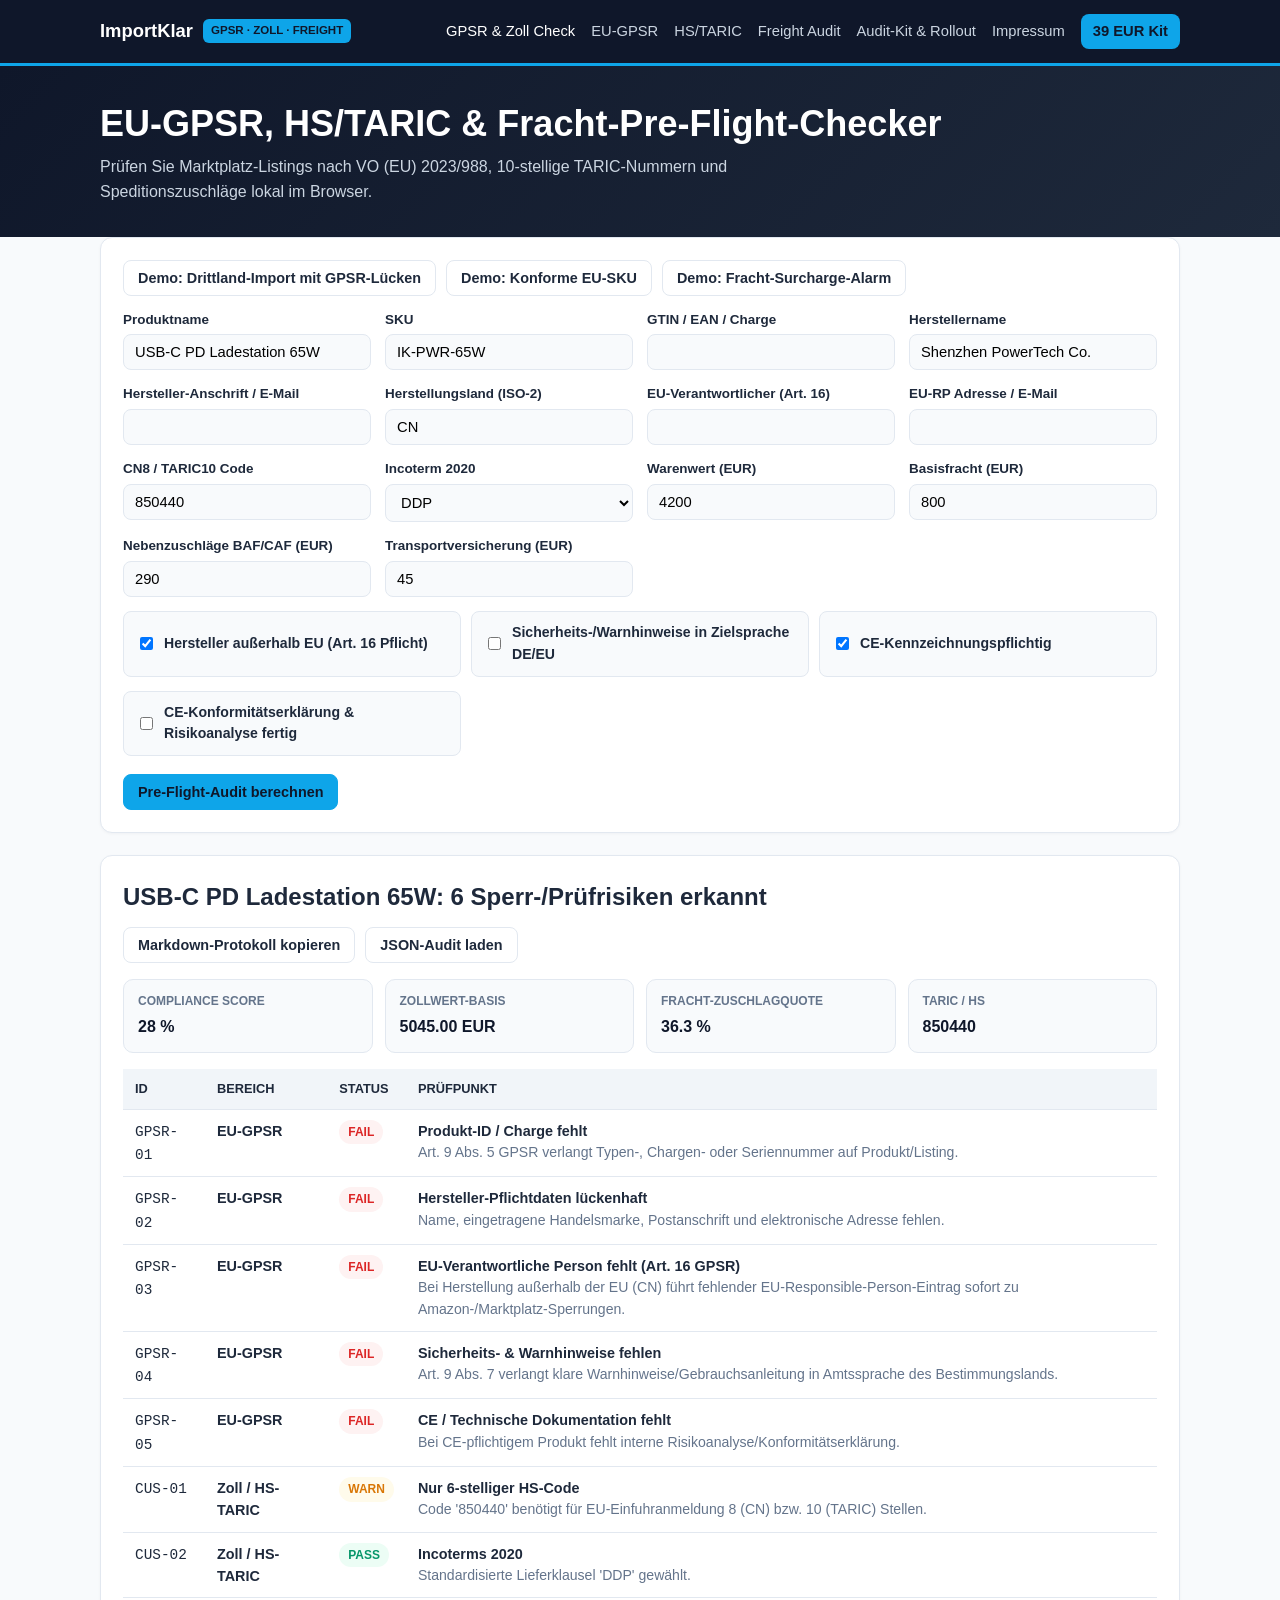
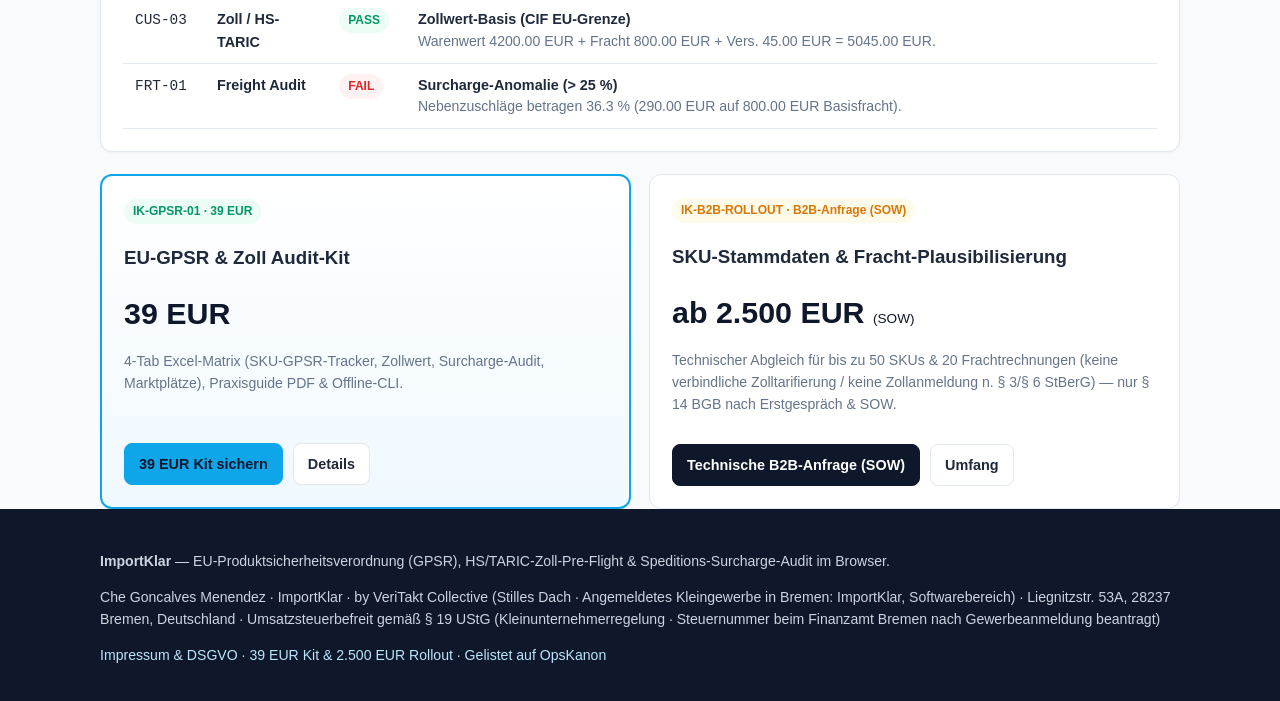
<file: index.html>
<!DOCTYPE html>
<html lang="de">
<head>
  <meta charset="utf-8" />
  <meta name="viewport" content="width=device-width, initial-scale=1" />
  <title>ImportKlar — EU-GPSR, HS/TARIC &amp; Frachtprüfer (100 % lokal)</title>
  <meta name="description" content="EU-Produktsicherheitsverordnung (GPSR), HS/TARIC-Zoll-Pre-Flight &amp; Speditions-Surcharge-Audit im Browser." />
  <link rel="canonical" href="https://cheresonanz-design.github.io/importklar-gpsr-customs/" />
  <link rel="stylesheet" href="assets/styles.css" />
  <script type="application/ld+json">{"@context": "https://schema.org", "@type": "SoftwareApplication", "name": "ImportKlar EU-GPSR & Customs Pre-Flight", "applicationCategory": "BusinessApplication", "offers": {"@type": "Offer", "price": "0", "priceCurrency": "EUR"}, "url": "https://cheresonanz-design.github.io/importklar-gpsr-customs/"}</script>
</head>
<body>
  <header class="topbar">
    <div class="container topbar-inner">
      <a class="brand-mark" href="index.html"><span>ImportKlar</span><span class="brand-badge">GPSR · ZOLL · FREIGHT</span></a>
      <nav class="nav-links" aria-label="Hauptnavigation"><a href="index.html" class="active">GPSR & Zoll Check</a>
<a href="gpsr-check/" class="">EU-GPSR</a>
<a href="hs-taric-audit/" class="">HS/TARIC</a>
<a href="frachtrechnung-pruefen/" class="">Freight Audit</a>
<a href="pro/" class="">Audit-Kit & Rollout</a>
<a href="legal/" class="">Impressum</a><a href="pro/" class="nav-cta">39 EUR Kit</a></nav>
    </div>
  </header>
  
  <section class="hero"><div class="container"><h1>EU-GPSR, HS/TARIC &amp; Fracht-Pre-Flight-Checker</h1><p>Prüfen Sie Marktplatz-Listings nach VO (EU) 2023/988, 10-stellige TARIC-Nummern und Speditionszuschläge lokal im Browser.</p></div></section>
  <main class="container">
    <div class="card">
      <div class="btn-row" style="margin-top:0;margin-bottom:14px;">
        <button type="button" class="btn" id="sampleGapBtn">Demo: Drittland-Import mit GPSR-Lücken</button>
        <button type="button" class="btn" id="sampleOkBtn">Demo: Konforme EU-SKU</button>
        <button type="button" class="btn" id="sampleFrtBtn">Demo: Fracht-Surcharge-Alarm</button>
      </div>
      <div class="form-grid">
        <div><label for="prodName">Produktname</label><input type="text" id="prodName" /></div>
        <div><label for="skuInput">SKU</label><input type="text" id="skuInput" /></div>
        <div><label for="gtinInput">GTIN / EAN / Charge</label><input type="text" id="gtinInput" /></div>
        <div><label for="mfgName">Herstellername</label><input type="text" id="mfgName" /></div>
        <div><label for="mfgContact">Hersteller-Anschrift / E-Mail</label><input type="text" id="mfgContact" /></div>
        <div><label for="mfgCountry">Herstellungsland (ISO-2)</label><input type="text" id="mfgCountry" /></div>
        <div><label for="euRpName">EU-Verantwortlicher (Art. 16)</label><input type="text" id="euRpName" /></div>
        <div><label for="euRpContact">EU-RP Adresse / E-Mail</label><input type="text" id="euRpContact" /></div>
        <div><label for="hsCodeInput">CN8 / TARIC10 Code</label><input type="text" id="hsCodeInput" /></div>
        <div><label for="incotermSelect">Incoterm 2020</label>
          <select id="incotermSelect"><option value="DDP">DDP</option><option value="DAP">DAP</option><option value="CIF">CIF</option><option value="FOB">FOB</option><option value="EXW">EXW</option><option value="FCA">FCA</option></select>
        </div>
        <div><label for="goodsEur">Warenwert (EUR)</label><input type="number" id="goodsEur" /></div>
        <div><label for="freightEur">Basisfracht (EUR)</label><input type="number" id="freightEur" /></div>
        <div><label for="surchargeEur">Nebenzuschläge BAF/CAF (EUR)</label><input type="number" id="surchargeEur" /></div>
        <div><label for="insEur">Transportversicherung (EUR)</label><input type="number" id="insEur" /></div>
      </div>
      <div class="checks-grid">
        <label class="check-item"><input type="checkbox" id="nonEuCheck" /> Hersteller außerhalb EU (Art. 16 Pflicht)</label>
        <label class="check-item"><input type="checkbox" id="safetyCheck" /> Sicherheits-/Warnhinweise in Zielsprache DE/EU</label>
        <label class="check-item"><input type="checkbox" id="ceReqCheck" /> CE-Kennzeichnungspflichtig</label>
        <label class="check-item"><input type="checkbox" id="ceDocsCheck" /> CE-Konformitätserklärung &amp; Risikoanalyse fertig</label>
      </div>
      <div class="btn-row"><button type="button" class="btn btn-primary" id="runCheckBtn">Pre-Flight-Audit berechnen</button></div>
    </div>

    <div id="resultCard" class="card hidden">
      <div style="display:flex;flex-wrap:wrap;justify-content:space-between;align-items:center;gap:12px;">
        <h2 id="resultHeadline" style="margin:0;">Ergebnis</h2>
        <div class="btn-row" style="margin:0;"><button type="button" class="btn" id="copyMdBtn">Markdown-Protokoll kopieren</button><button type="button" class="btn" id="dlJsonBtn">JSON-Audit laden</button></div>
      </div>
      <div class="kpi-grid">
        <div class="kpi-box"><div class="kpi-label">Compliance Score</div><div class="kpi-val" id="scoreKpi">-</div></div>
        <div class="kpi-box"><div class="kpi-label">Zollwert-Basis</div><div class="kpi-val" id="customsKpi">-</div></div>
        <div class="kpi-box"><div class="kpi-label">Fracht-Zuschlagquote</div><div class="kpi-val" id="freightKpi">-</div></div>
        <div class="kpi-box"><div class="kpi-label">TARIC / HS</div><div class="kpi-val" id="hsKpi">-</div></div>
      </div>
      <div class="table-wrap"><table><thead><tr><th>ID</th><th>Bereich</th><th>Status</th><th>Prüfpunkt</th></tr></thead><tbody id="checksBody"></tbody></table></div>
    </div>

    <div class="pricing-grid">
      <div class="offer-card highlight"><div><span class="badge badge-pass">IK-GPSR-01 · 39 EUR</span><h3>EU-GPSR &amp; Zoll Audit-Kit</h3><div class="offer-price">39 EUR</div><p class="muted">4-Tab Excel-Matrix (SKU-GPSR-Tracker, Zollwert, Surcharge-Audit, Marktplätze), Praxisguide PDF &amp; Offline-CLI.</p></div><div class="btn-row"><a href="https://payhip.com/b/vprOg" class="btn btn-primary">39 EUR Kit sichern</a><a href="pro/" class="btn">Details</a></div></div>
      <div class="offer-card"><div><span class="badge badge-warn">IK-B2B-ROLLOUT · B2B-Anfrage (SOW)</span><h3>SKU-Stammdaten &amp; Fracht-Plausibilisierung</h3><div class="offer-price">ab 2.500 EUR <span style="font-size:0.85rem;font-weight:500;">(SOW)</span></div><p class="muted">Technischer Abgleich für bis zu 50 SKUs &amp; 20 Frachtrechnungen (keine verbindliche Zolltarifierung / keine Zollanmeldung n. § 3/§ 6 StBerG) — nur § 14 BGB nach Erstgespräch &amp; SOW.</p></div><div class="btn-row"><a href="mailto:che.resonanz@gmail.com?subject=Anfrage%20ImportKlar%20SKU%20%26%20Freight%20Rollout%20%282.500%20EUR%29" class="btn btn-dark">Technische B2B-Anfrage (SOW)</a><a href="pro/" class="btn">Umfang</a></div></div>
    </div>
  </main>
  <footer class="footer">
    <div class="container">
      <p><strong>ImportKlar</strong> — EU-Produktsicherheitsverordnung (GPSR), HS/TARIC-Zoll-Pre-Flight &amp; Speditions-Surcharge-Audit im Browser.</p>
      <p>Che Goncalves Menendez · ImportKlar · by VeriTakt Collective (Stilles Dach · Angemeldetes Kleingewerbe in Bremen: ImportKlar, Softwarebereich) · Liegnitzstr. 53A, 28237 Bremen, Deutschland · Umsatzsteuerbefreit gemäß § 19 UStG (Kleinunternehmerregelung · Steuernummer beim Finanzamt Bremen nach Gewerbeanmeldung beantragt)</p>
      <p><a href="legal/">Impressum &amp; DSGVO</a> · <a href="pro/">39 EUR Kit &amp; 2.500 EUR Rollout</a> · <a href="https://cheresonanz-design.github.io/opskanon-directory/" target="_blank" rel="noopener">Gelistet auf OpsKanon</a></p>
    </div>
  </footer>
  <script src="assets/importklar_engine.js"></script><script src="assets/app.js"></script>
</body>
</html>
</file>
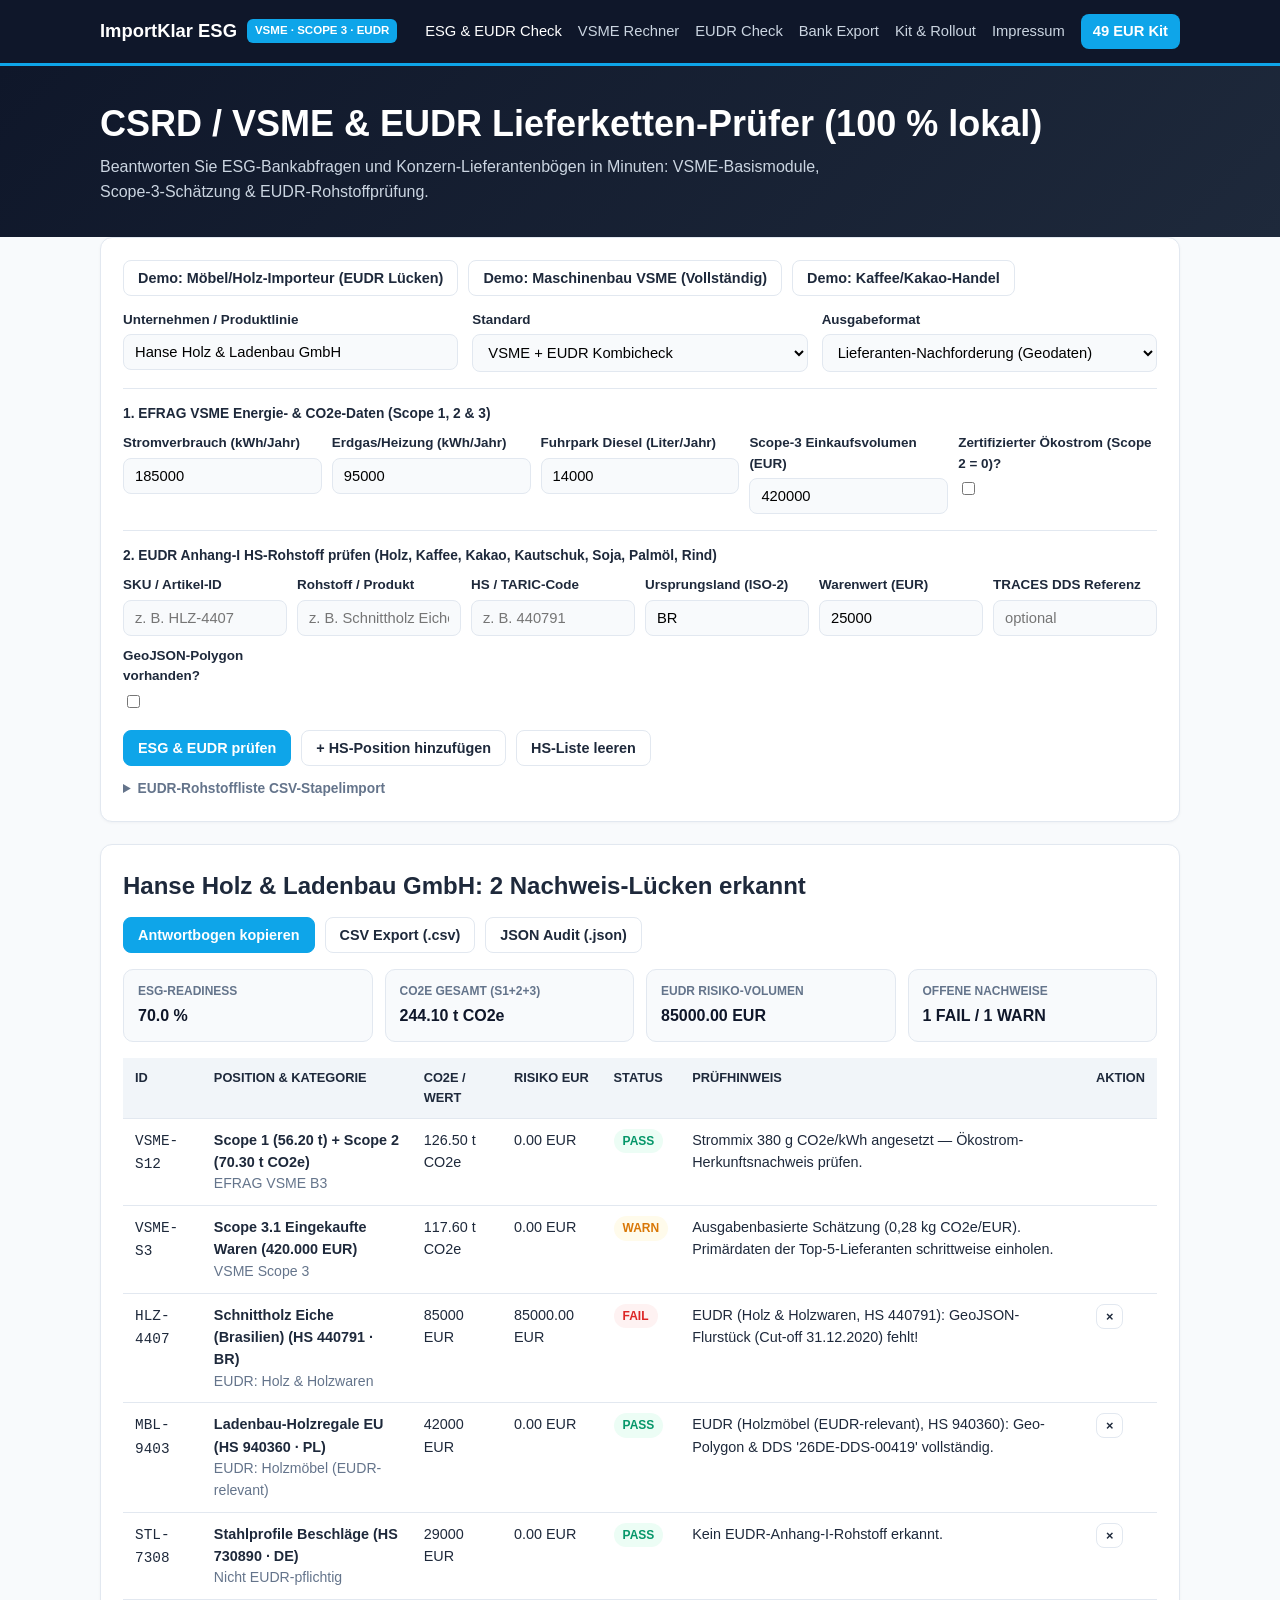
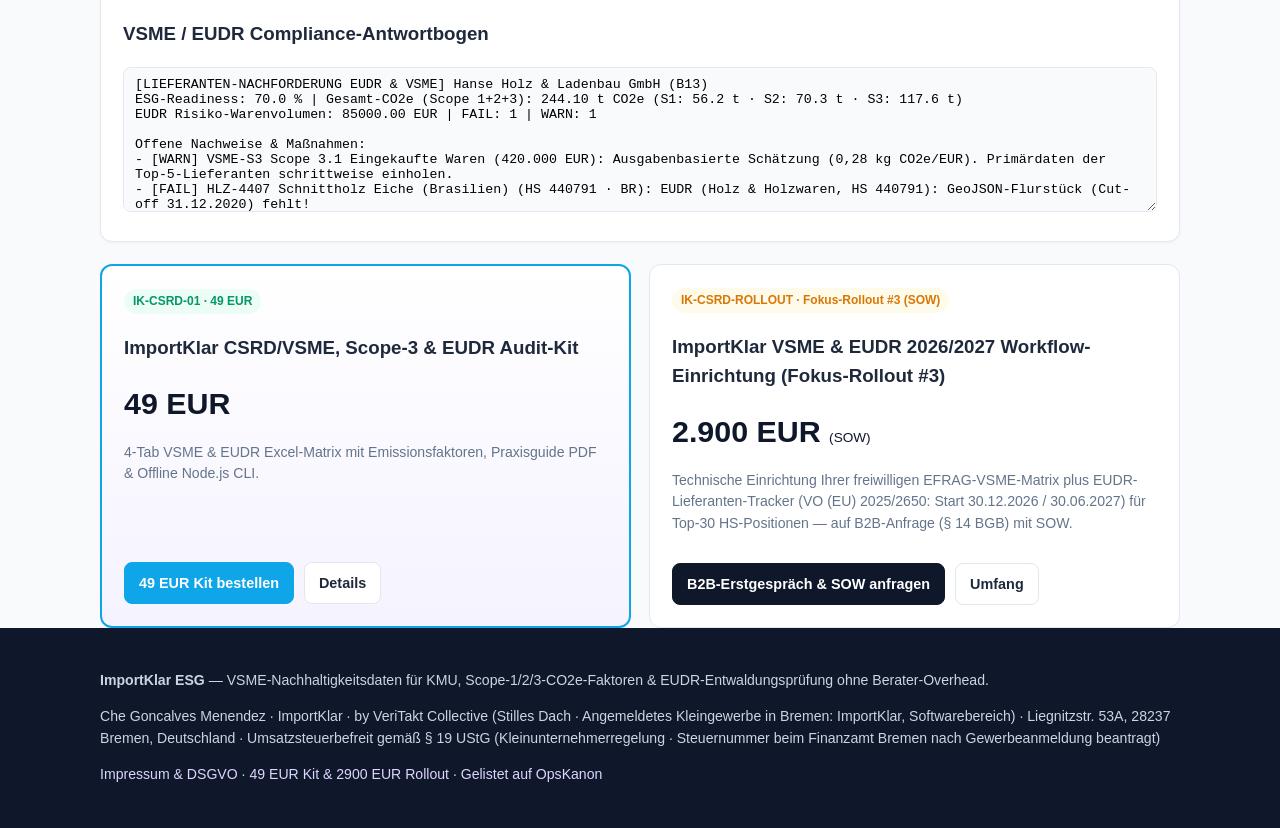
<file: csrd-eudr/index.html>
<!DOCTYPE html>
<html lang="de">
<head>
  <meta charset="utf-8" />
  <meta name="viewport" content="width=device-width, initial-scale=1" />
  <title>ImportKlar ESG — VSME-CO2-Rechner &amp; EUDR Due-Diligence-Check (100 % lokal)</title>
  <meta name="description" content="VSME-Nachhaltigkeitsdaten für KMU, Scope-1/2/3-CO2e-Faktoren &amp; EUDR-Entwaldungsprüfung ohne Berater-Overhead." />
  <link rel="canonical" href="https://cheresonanz-design.github.io/importklar-gpsr-customs/csrd-eudr/" />
  <link rel="stylesheet" href="assets/styles.css" />
  <script type="application/ld+json">{"@context": "https://schema.org", "@type": "SoftwareApplication", "name": "ImportKlar ESG", "applicationCategory": "BusinessApplication", "offers": {"@type": "Offer", "price": "0", "priceCurrency": "EUR"}, "url": "https://cheresonanz-design.github.io/importklar-gpsr-customs/csrd-eudr/"}</script>
</head>
<body>
  <header class="topbar">
    <div class="container topbar-inner">
      <a class="brand-mark" href="index.html"><span>ImportKlar ESG</span><span class="brand-badge">VSME · SCOPE 3 · EUDR</span></a>
      <nav class="nav-links" aria-label="Hauptnavigation"><a href="index.html" class="active">ESG &amp; EUDR Check</a>
<a href="vsme-co2-rechner/" class="">VSME Rechner</a>
<a href="eudr-due-diligence/" class="">EUDR Check</a>
<a href="bank-esg-export/" class="">Bank Export</a>
<a href="pro/" class="">Kit &amp; Rollout</a>
<a href="legal/" class="">Impressum</a><a href="pro/" class="nav-cta">49 EUR Kit</a></nav>
    </div>
  </header>
  
  <section class="hero"><div class="container"><h1>CSRD / VSME &amp; EUDR Lieferketten-Prüfer (100 % lokal)</h1><p>Beantworten Sie ESG-Bankabfragen und Konzern-Lieferantenbögen in Minuten: VSME-Basismodule, Scope-3-Schätzung &amp; EUDR-Rohstoffprüfung.</p></div></section>
  <main class="container">
    <div class="card">
      <div class="btn-row" style="margin-top:0;margin-bottom:14px;">
        <button type="button" class="btn" id="sample1Btn">Demo: Möbel/Holz-Importeur (EUDR Lücken)</button>
        <button type="button" class="btn" id="sample2Btn">Demo: Maschinenbau VSME (Vollständig)</button>
        <button type="button" class="btn" id="sample3Btn">Demo: Kaffee/Kakao-Handel</button>
      </div>
      <div class="form-grid">
        <div><label for="profileInput">Unternehmen / Produktlinie</label><input type="text" id="profileInput" /></div>
        <div><label for="modeSelect">Standard</label><select id="modeSelect"><option value="vsme_eudr">VSME + EUDR Kombicheck</option><option value="vsme">EFRAG VSME Basismodul</option><option value="eudr">EU-Entwaldungsverordnung (EUDR)</option></select></div>
        <div><label for="toneSelect">Ausgabeformat</label><select id="toneSelect"><option value="executive">Bank-/Konzern-Antwortbogen</option><option value="streng">Lieferanten-Nachforderung (Geodaten)</option></select></div>
      </div>

      <div class="divider-top">
        <div style="font-size:0.86rem;font-weight:700;margin-bottom:8px;">1. EFRAG VSME Energie- &amp; CO2e-Daten (Scope 1, 2 &amp; 3)</div>
        <div class="inline-grid">
          <div><label for="elecInput">Stromverbrauch (kWh/Jahr)</label><input type="number" id="elecInput" value="185000" min="0" /></div>
          <div><label for="gasInput">Erdgas/Heizung (kWh/Jahr)</label><input type="number" id="gasInput" value="95000" min="0" /></div>
          <div><label for="dieselInput">Fuhrpark Diesel (Liter/Jahr)</label><input type="number" id="dieselInput" value="14000" min="0" /></div>
          <div><label for="scope3Input">Scope-3 Einkaufsvolumen (EUR)</label><input type="number" id="scope3Input" value="420000" min="0" /></div>
          <div><label for="greenPowerCheck">Zertifizierter Ökostrom (Scope 2 = 0)?</label><input type="checkbox" id="greenPowerCheck" /></div>
        </div>
      </div>

      <div class="divider-top">
        <div style="font-size:0.86rem;font-weight:700;margin-bottom:8px;">2. EUDR Anhang-I HS-Rohstoff prüfen (Holz, Kaffee, Kakao, Kautschuk, Soja, Palmöl, Rind)</div>
        <div class="inline-grid">
          <div><label for="comSkuInput">SKU / Artikel-ID</label><input type="text" id="comSkuInput" placeholder="z. B. HLZ-4407" /></div>
          <div><label for="comLabelInput">Rohstoff / Produkt</label><input type="text" id="comLabelInput" placeholder="z. B. Schnittholz Eiche" /></div>
          <div><label for="comHsInput">HS / TARIC-Code</label><input type="text" id="comHsInput" placeholder="z. B. 440791" /></div>
          <div><label for="comOriginInput">Ursprungsland (ISO-2)</label><input type="text" id="comOriginInput" value="BR" /></div>
          <div><label for="comVolInput">Warenwert (EUR)</label><input type="number" id="comVolInput" value="25000" min="0" /></div>
          <div><label for="comDdsInput">TRACES DDS Referenz</label><input type="text" id="comDdsInput" placeholder="optional" /></div>
          <div><label for="comGeoCheck">GeoJSON-Polygon vorhanden?</label><input type="checkbox" id="comGeoCheck" /></div>
        </div>
        <div class="btn-row">
          <button type="button" class="btn btn-primary" id="runCheckBtn">ESG &amp; EUDR prüfen</button>
          <button type="button" class="btn" id="addCommodityBtn">+ HS-Position hinzufügen</button>
          <button type="button" class="btn" id="clearItemsBtn">HS-Liste leeren</button>
        </div>
      </div>

      <details style="margin-top:12px;">
        <summary style="cursor:pointer;font-size:0.86rem;font-weight:700;color:var(--slate-500);">EUDR-Rohstoffliste CSV-Stapelimport</summary>
        <p class="muted" style="margin:6px 0 8px;">Format: <code>SKU;Bezeichnung;HS_Code;Ursprung;Warenwert_EUR;GeoJSON_OK;TRACES_DDS</code></p>
        <textarea id="batchCsvInput" aria-label="CSV Stapelimport"></textarea>
        <div class="btn-row"><button type="button" class="btn" id="applyCsvBtn">CSV übernehmen &amp; prüfen</button></div>
      </details>
    </div>

    <div id="resultCard" class="card hidden">
      <div style="display:flex;flex-wrap:wrap;justify-content:space-between;align-items:center;gap:12px;">
        <h2 id="resultHeadline" style="margin:0;">Ergebnis</h2>
        <div class="btn-row" style="margin:0;">
          <button type="button" class="btn btn-primary" id="copyActionBtn">Antwortbogen kopieren</button>
          <button type="button" class="btn" id="dlCsvBtn">CSV Export (.csv)</button>
          <button type="button" class="btn" id="dlJsonBtn">JSON Audit (.json)</button>
        </div>
      </div>
      <div class="kpi-grid">
        <div class="kpi-box"><div class="kpi-label">ESG-Readiness</div><div class="kpi-val" id="kpi1Val">-</div></div>
        <div class="kpi-box"><div class="kpi-label">CO2e gesamt (S1+2+3)</div><div class="kpi-val" id="kpi2Val">-</div></div>
        <div class="kpi-box"><div class="kpi-label">EUDR Risiko-Volumen</div><div class="kpi-val" id="kpi3Val">-</div></div>
        <div class="kpi-box"><div class="kpi-label">Offene Nachweise</div><div class="kpi-val" id="kpi4Val">-</div></div>
      </div>
      <div class="table-wrap"><table><thead><tr><th>ID</th><th>Position &amp; Kategorie</th><th>CO2e / Wert</th><th>Risiko EUR</th><th>Status</th><th>Prüfhinweis</th><th>Aktion</th></tr></thead><tbody id="entriesBody"></tbody></table></div>
      <h3>VSME / EUDR Compliance-Antwortbogen</h3>
      <textarea id="actionBox" readonly aria-label="ESG Antwortbogen"></textarea>
    </div>

    <div class="pricing-grid">
      <div class="offer-card highlight"><div><span class="badge badge-pass">IK-CSRD-01 · 49 EUR</span><h3>ImportKlar CSRD/VSME, Scope-3 &amp; EUDR Audit-Kit</h3><div class="offer-price">49 EUR</div><p class="muted">4-Tab VSME &amp; EUDR Excel-Matrix mit Emissionsfaktoren, Praxisguide PDF &amp; Offline Node.js CLI.</p></div><div class="btn-row"><a href="https://payhip.com/b/tTvz6" class="btn btn-primary" target="_blank" rel="noopener">49 EUR Kit bestellen</a><a href="pro/" class="btn">Details</a></div></div>
      <div class="offer-card"><div><span class="badge badge-warn">IK-CSRD-ROLLOUT · Fokus-Rollout #3 (SOW)</span><h3>ImportKlar VSME &amp; EUDR 2026/2027 Workflow-Einrichtung (Fokus-Rollout #3)</h3><div class="offer-price">2.900 EUR <span style="font-size:0.85rem;font-weight:500;">(SOW)</span></div><p class="muted">Technische Einrichtung Ihrer freiwilligen EFRAG-VSME-Matrix plus EUDR-Lieferanten-Tracker (VO (EU) 2025/2650: Start 30.12.2026 / 30.06.2027) für Top-30 HS-Positionen — auf B2B-Anfrage (§ 14 BGB) mit SOW.</p></div><div class="btn-row"><a href="mailto:che.resonanz@gmail.com?subject=Anfrage%20ImportKlar%20VSME%20%26%20EUDR%202026/2027%20Workflow-Einrichtung%20%28Fokus-Rollout%20%233%29%20%282900%20EUR%29" class="btn btn-dark">B2B-Erstgespräch &amp; SOW anfragen</a><a href="pro/" class="btn">Umfang</a></div></div>
    </div>
  </main>
  <footer class="footer">
    <div class="container">
      <p><strong>ImportKlar ESG</strong> — VSME-Nachhaltigkeitsdaten für KMU, Scope-1/2/3-CO2e-Faktoren &amp; EUDR-Entwaldungsprüfung ohne Berater-Overhead.</p>
      <p>Che Goncalves Menendez · ImportKlar · by VeriTakt Collective (Stilles Dach · Angemeldetes Kleingewerbe in Bremen: ImportKlar, Softwarebereich) · Liegnitzstr. 53A, 28237 Bremen, Deutschland · Umsatzsteuerbefreit gemäß § 19 UStG (Kleinunternehmerregelung · Steuernummer beim Finanzamt Bremen nach Gewerbeanmeldung beantragt)</p>
      <p><a href="legal/">Impressum &amp; DSGVO</a> · <a href="pro/">49 EUR Kit &amp; 2900 EUR Rollout</a> · <a href="https://cheresonanz-design.github.io/opskanon-directory/" target="_blank" rel="noopener">Gelistet auf OpsKanon</a></p>
    </div>
  </footer>
  <script src="assets/csrd_eudr_engine.js"></script><script src="assets/app.js"></script>
</body>
</html>
</file>
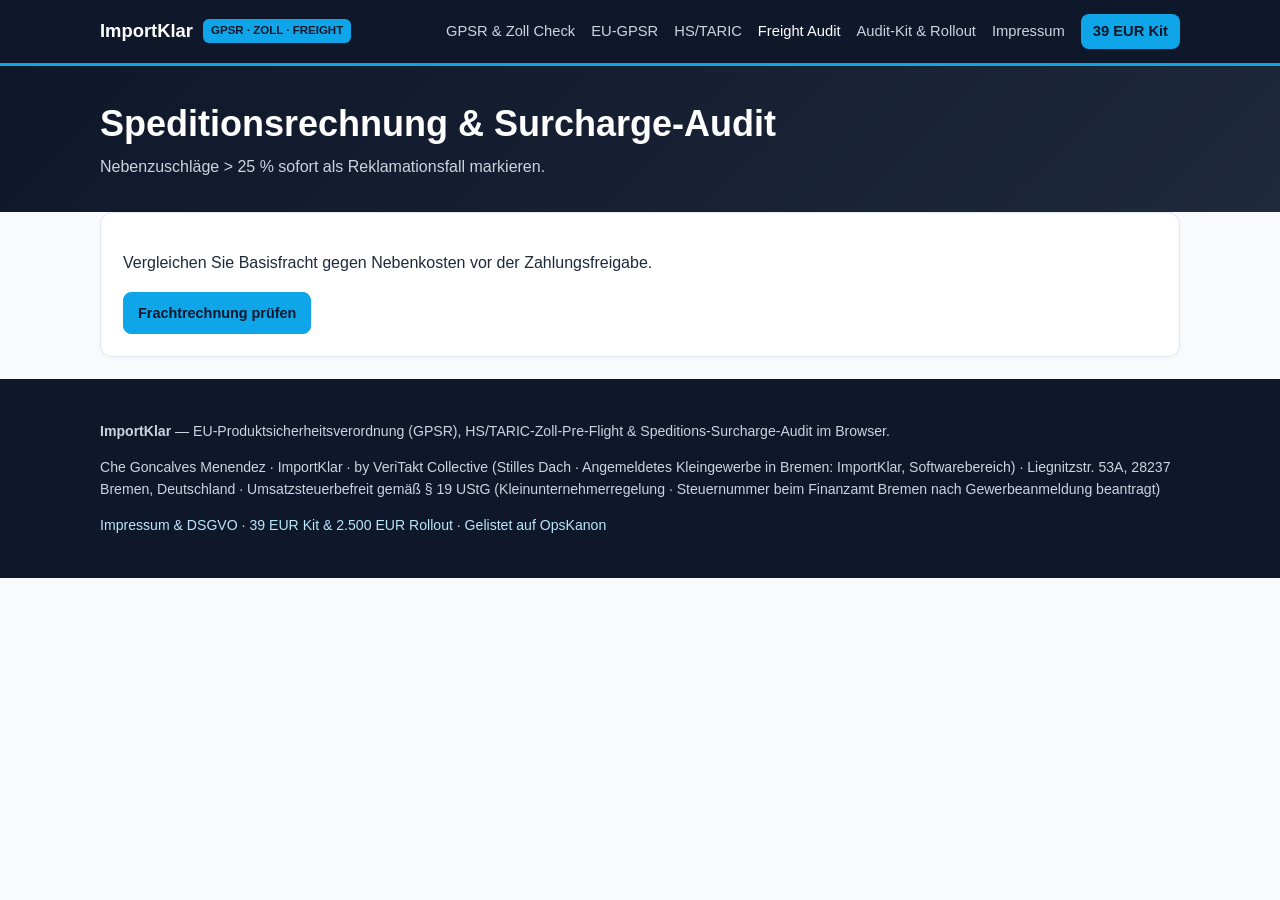
<file: frachtrechnung-pruefen/index.html>
<!DOCTYPE html>
<html lang="de">
<head>
  <meta charset="utf-8" />
  <meta name="viewport" content="width=device-width, initial-scale=1" />
  <title>Freight Audit &amp; Surcharge-Check — ImportKlar</title>
  <meta name="description" content="Erkennen Sie überhöhte BAF-, CAF- &amp; Demurrage-Zuschläge auf Speditionsrechnungen." />
  <link rel="canonical" href="https://cheresonanz-design.github.io/importklar-gpsr-customs/frachtrechnung-pruefen/" />
  <link rel="stylesheet" href="../assets/styles.css" />
  
</head>
<body>
  <header class="topbar">
    <div class="container topbar-inner">
      <a class="brand-mark" href="../index.html"><span>ImportKlar</span><span class="brand-badge">GPSR · ZOLL · FREIGHT</span></a>
      <nav class="nav-links" aria-label="Hauptnavigation"><a href="../index.html" class="">GPSR & Zoll Check</a>
<a href="../gpsr-check/" class="">EU-GPSR</a>
<a href="../hs-taric-audit/" class="">HS/TARIC</a>
<a href="../frachtrechnung-pruefen/" class="active">Freight Audit</a>
<a href="../pro/" class="">Audit-Kit & Rollout</a>
<a href="../legal/" class="">Impressum</a><a href="../pro/" class="nav-cta">39 EUR Kit</a></nav>
    </div>
  </header>
  <section class="hero"><div class="container"><h1>Speditionsrechnung &amp; Surcharge-Audit</h1><p>Nebenzuschläge &gt; 25 % sofort als Reklamationsfall markieren.</p></div></section><main class="container"><div class="card"><p>Vergleichen Sie Basisfracht gegen Nebenkosten vor der Zahlungsfreigabe.</p><div class="btn-row"><a href="../index.html" class="btn btn-primary">Frachtrechnung prüfen</a></div></div></main>
  <footer class="footer">
    <div class="container">
      <p><strong>ImportKlar</strong> — EU-Produktsicherheitsverordnung (GPSR), HS/TARIC-Zoll-Pre-Flight &amp; Speditions-Surcharge-Audit im Browser.</p>
      <p>Che Goncalves Menendez · ImportKlar · by VeriTakt Collective (Stilles Dach · Angemeldetes Kleingewerbe in Bremen: ImportKlar, Softwarebereich) · Liegnitzstr. 53A, 28237 Bremen, Deutschland · Umsatzsteuerbefreit gemäß § 19 UStG (Kleinunternehmerregelung · Steuernummer beim Finanzamt Bremen nach Gewerbeanmeldung beantragt)</p>
      <p><a href="../legal/">Impressum &amp; DSGVO</a> · <a href="../pro/">39 EUR Kit &amp; 2.500 EUR Rollout</a> · <a href="https://cheresonanz-design.github.io/opskanon-directory/" target="_blank" rel="noopener">Gelistet auf OpsKanon</a></p>
    </div>
  </footer>
  
</body>
</html>
</file>
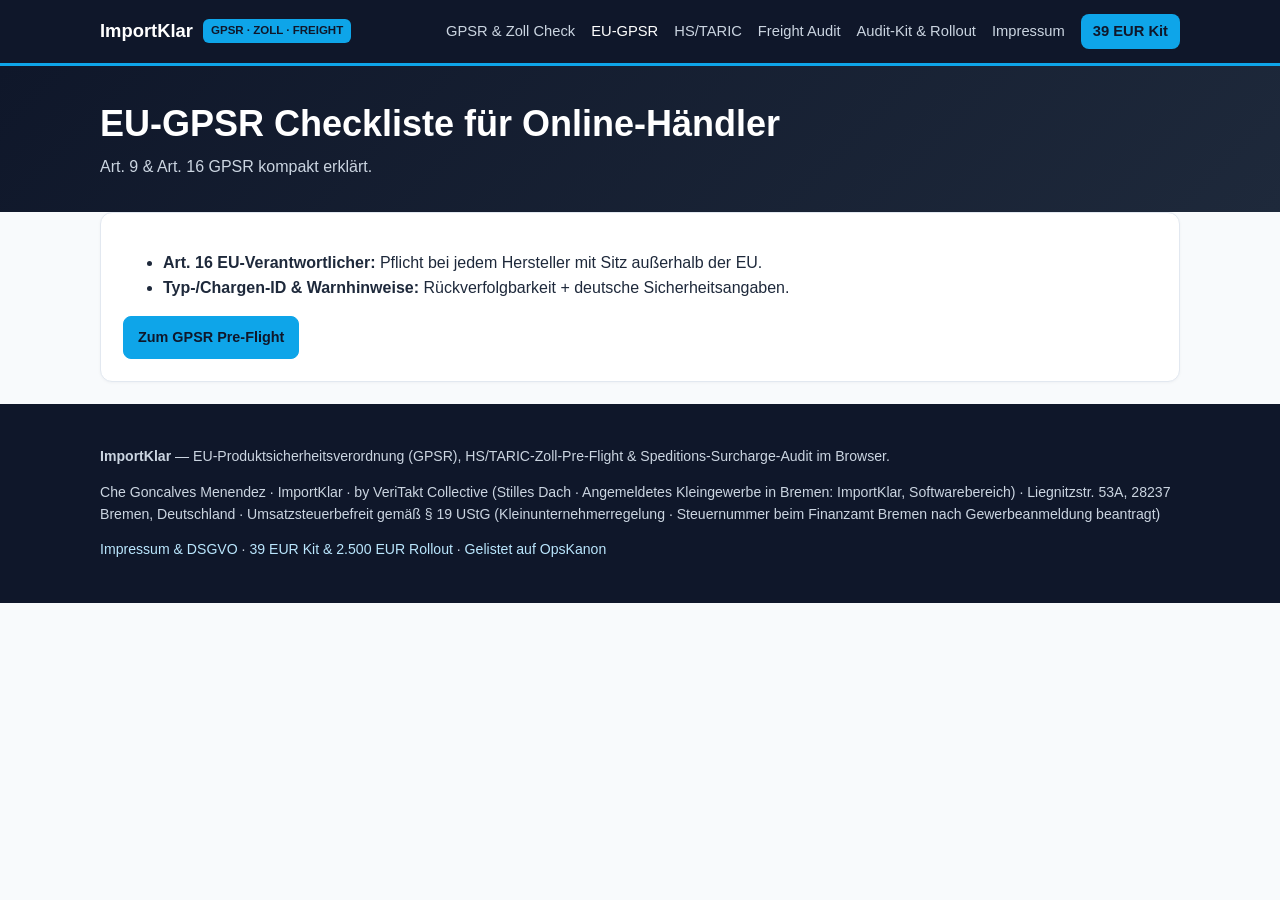
<file: gpsr-check/index.html>
<!DOCTYPE html>
<html lang="de">
<head>
  <meta charset="utf-8" />
  <meta name="viewport" content="width=device-width, initial-scale=1" />
  <title>EU-GPSR Pflichtfelder &amp; Art. 16 Check — ImportKlar</title>
  <meta name="description" content="Vermeiden Sie Amazon- und Marktplatz-Sperrungen nach EU-Produktsicherheitsverordnung (GPSR)." />
  <link rel="canonical" href="https://cheresonanz-design.github.io/importklar-gpsr-customs/gpsr-check/" />
  <link rel="stylesheet" href="../assets/styles.css" />
  
</head>
<body>
  <header class="topbar">
    <div class="container topbar-inner">
      <a class="brand-mark" href="../index.html"><span>ImportKlar</span><span class="brand-badge">GPSR · ZOLL · FREIGHT</span></a>
      <nav class="nav-links" aria-label="Hauptnavigation"><a href="../index.html" class="">GPSR & Zoll Check</a>
<a href="../gpsr-check/" class="active">EU-GPSR</a>
<a href="../hs-taric-audit/" class="">HS/TARIC</a>
<a href="../frachtrechnung-pruefen/" class="">Freight Audit</a>
<a href="../pro/" class="">Audit-Kit & Rollout</a>
<a href="../legal/" class="">Impressum</a><a href="../pro/" class="nav-cta">39 EUR Kit</a></nav>
    </div>
  </header>
  <section class="hero"><div class="container"><h1>EU-GPSR Checkliste für Online-Händler</h1><p>Art. 9 &amp; Art. 16 GPSR kompakt erklärt.</p></div></section><main class="container"><div class="card"><ul><li><strong>Art. 16 EU-Verantwortlicher:</strong> Pflicht bei jedem Hersteller mit Sitz außerhalb der EU.</li><li><strong>Typ-/Chargen-ID &amp; Warnhinweise:</strong> Rückverfolgbarkeit + deutsche Sicherheitsangaben.</li></ul><div class="btn-row"><a href="../index.html" class="btn btn-primary">Zum GPSR Pre-Flight</a></div></div></main>
  <footer class="footer">
    <div class="container">
      <p><strong>ImportKlar</strong> — EU-Produktsicherheitsverordnung (GPSR), HS/TARIC-Zoll-Pre-Flight &amp; Speditions-Surcharge-Audit im Browser.</p>
      <p>Che Goncalves Menendez · ImportKlar · by VeriTakt Collective (Stilles Dach · Angemeldetes Kleingewerbe in Bremen: ImportKlar, Softwarebereich) · Liegnitzstr. 53A, 28237 Bremen, Deutschland · Umsatzsteuerbefreit gemäß § 19 UStG (Kleinunternehmerregelung · Steuernummer beim Finanzamt Bremen nach Gewerbeanmeldung beantragt)</p>
      <p><a href="../legal/">Impressum &amp; DSGVO</a> · <a href="../pro/">39 EUR Kit &amp; 2.500 EUR Rollout</a> · <a href="https://cheresonanz-design.github.io/opskanon-directory/" target="_blank" rel="noopener">Gelistet auf OpsKanon</a></p>
    </div>
  </footer>
  
</body>
</html>
</file>
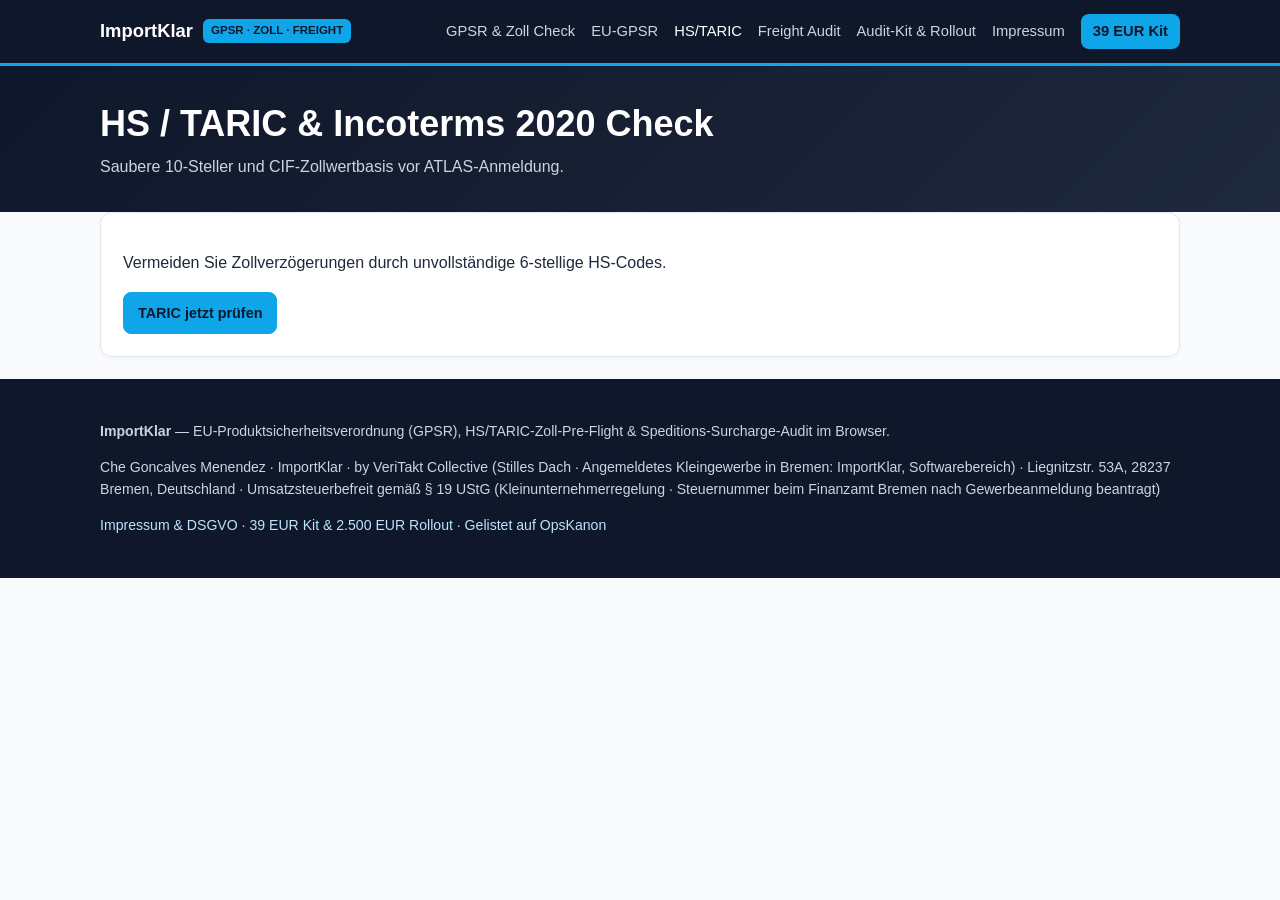
<file: hs-taric-audit/index.html>
<!DOCTYPE html>
<html lang="de">
<head>
  <meta charset="utf-8" />
  <meta name="viewport" content="width=device-width, initial-scale=1" />
  <title>HS / TARIC &amp; Zollwert Pre-Check — ImportKlar</title>
  <meta name="description" content="8-stellige KN / 10-stellige TARIC-Prüfung &amp; Incoterms 2020 Berechnung." />
  <link rel="canonical" href="https://cheresonanz-design.github.io/importklar-gpsr-customs/hs-taric-audit/" />
  <link rel="stylesheet" href="../assets/styles.css" />
  
</head>
<body>
  <header class="topbar">
    <div class="container topbar-inner">
      <a class="brand-mark" href="../index.html"><span>ImportKlar</span><span class="brand-badge">GPSR · ZOLL · FREIGHT</span></a>
      <nav class="nav-links" aria-label="Hauptnavigation"><a href="../index.html" class="">GPSR & Zoll Check</a>
<a href="../gpsr-check/" class="">EU-GPSR</a>
<a href="../hs-taric-audit/" class="active">HS/TARIC</a>
<a href="../frachtrechnung-pruefen/" class="">Freight Audit</a>
<a href="../pro/" class="">Audit-Kit & Rollout</a>
<a href="../legal/" class="">Impressum</a><a href="../pro/" class="nav-cta">39 EUR Kit</a></nav>
    </div>
  </header>
  <section class="hero"><div class="container"><h1>HS / TARIC &amp; Incoterms 2020 Check</h1><p>Saubere 10-Steller und CIF-Zollwertbasis vor ATLAS-Anmeldung.</p></div></section><main class="container"><div class="card"><p>Vermeiden Sie Zollverzögerungen durch unvollständige 6-stellige HS-Codes.</p><div class="btn-row"><a href="../index.html" class="btn btn-primary">TARIC jetzt prüfen</a></div></div></main>
  <footer class="footer">
    <div class="container">
      <p><strong>ImportKlar</strong> — EU-Produktsicherheitsverordnung (GPSR), HS/TARIC-Zoll-Pre-Flight &amp; Speditions-Surcharge-Audit im Browser.</p>
      <p>Che Goncalves Menendez · ImportKlar · by VeriTakt Collective (Stilles Dach · Angemeldetes Kleingewerbe in Bremen: ImportKlar, Softwarebereich) · Liegnitzstr. 53A, 28237 Bremen, Deutschland · Umsatzsteuerbefreit gemäß § 19 UStG (Kleinunternehmerregelung · Steuernummer beim Finanzamt Bremen nach Gewerbeanmeldung beantragt)</p>
      <p><a href="../legal/">Impressum &amp; DSGVO</a> · <a href="../pro/">39 EUR Kit &amp; 2.500 EUR Rollout</a> · <a href="https://cheresonanz-design.github.io/opskanon-directory/" target="_blank" rel="noopener">Gelistet auf OpsKanon</a></p>
    </div>
  </footer>
  
</body>
</html>
</file>
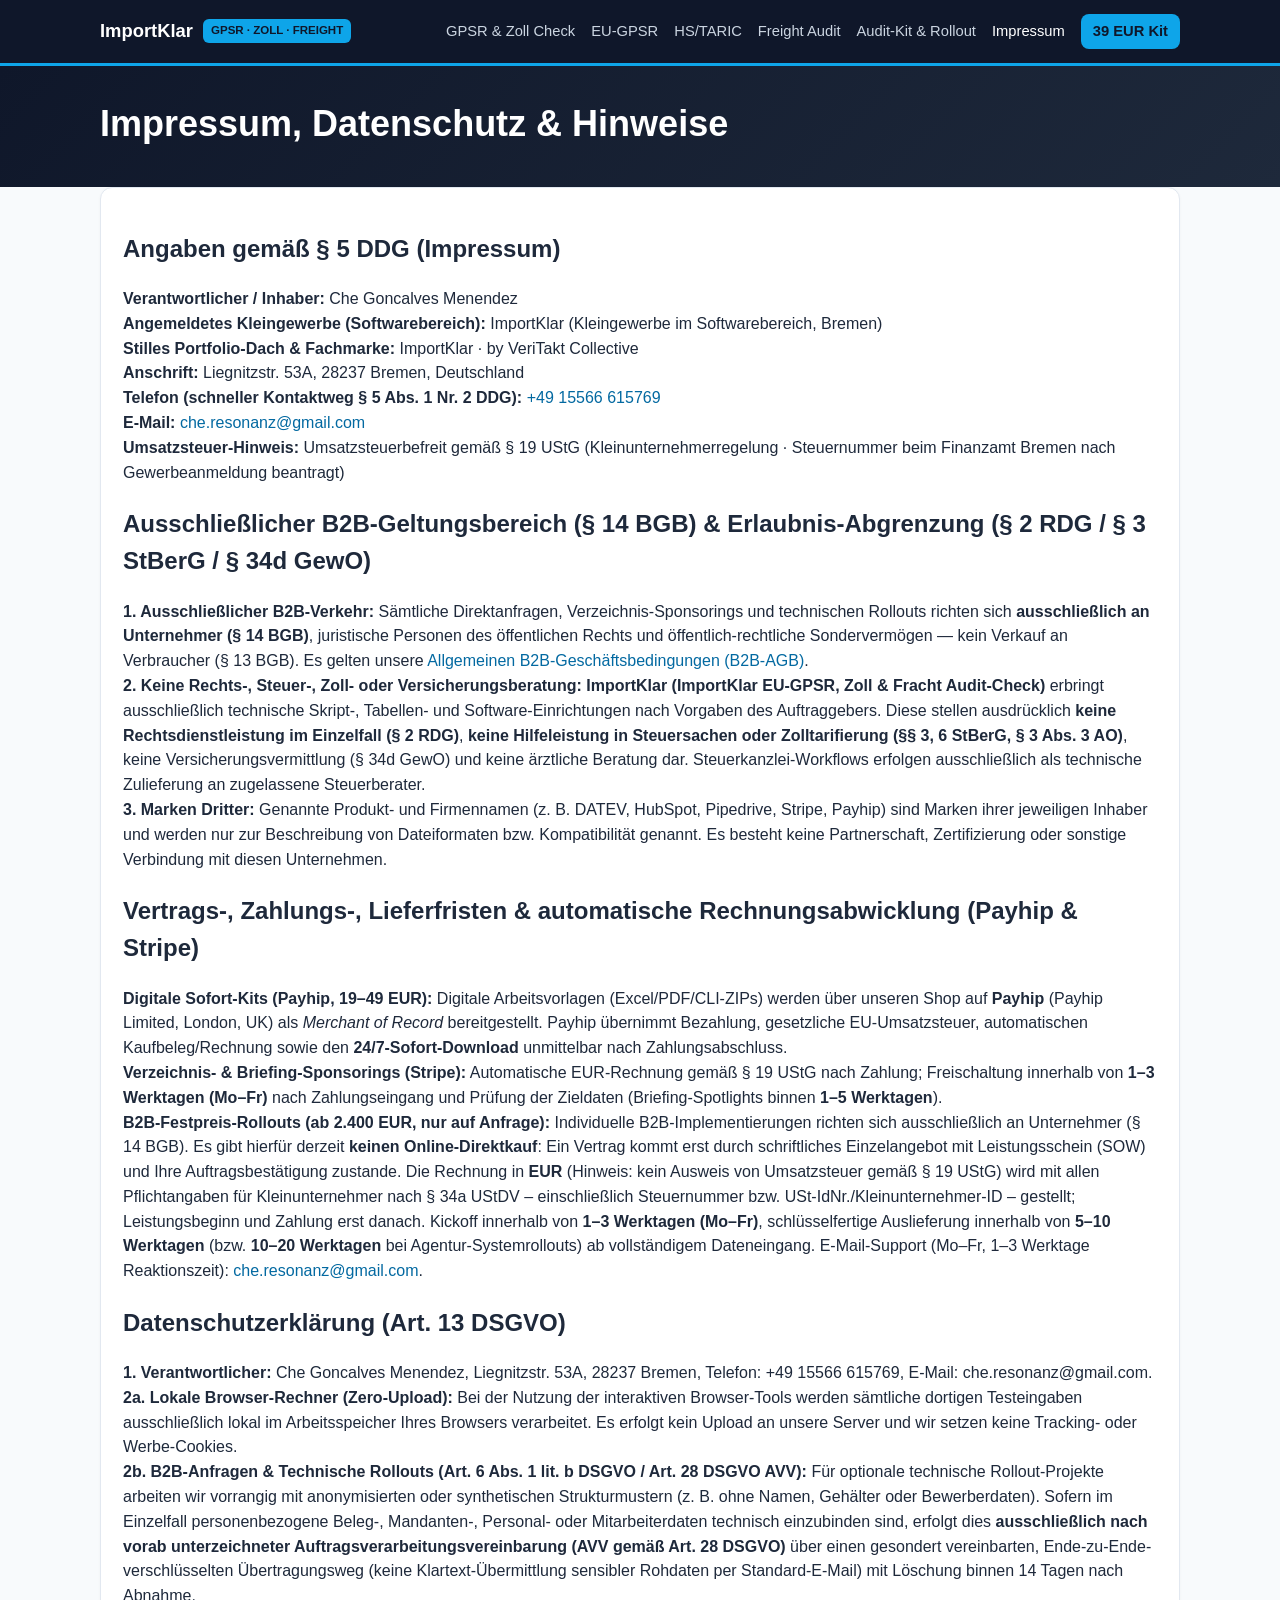
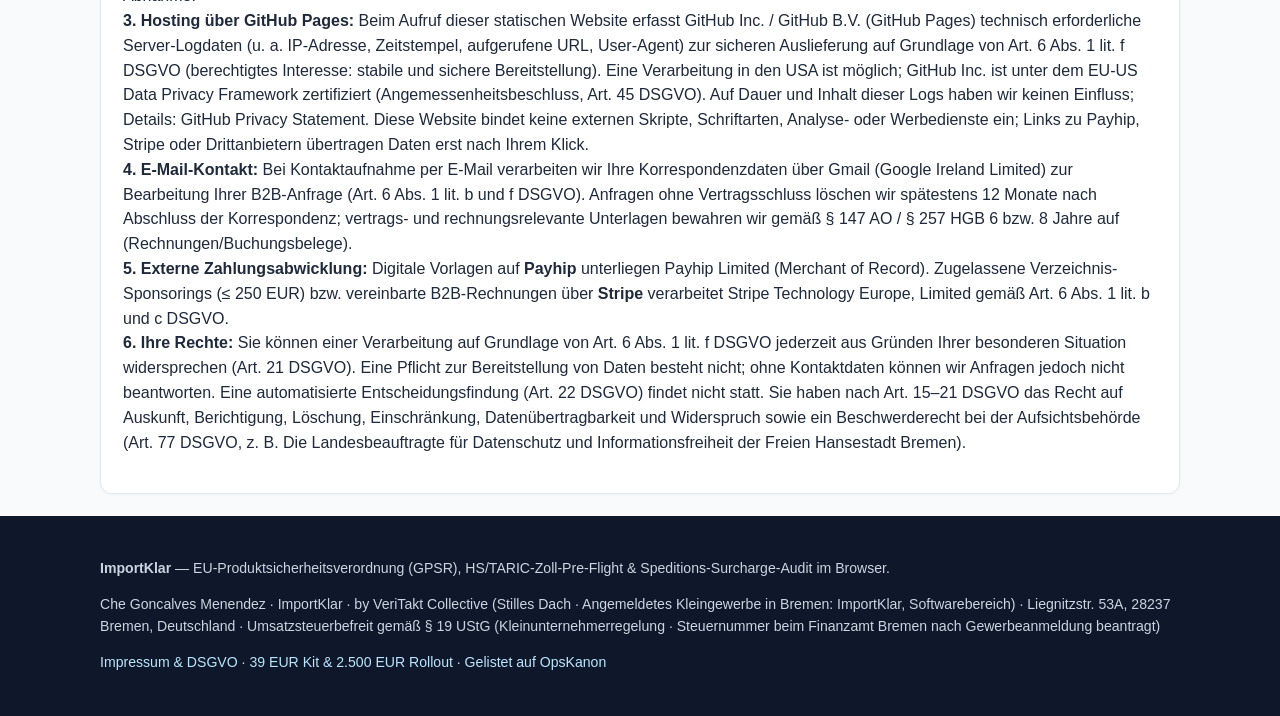
<file: legal/index.html>
<!DOCTYPE html>
<html lang="de">
<head>
  <meta charset="utf-8" />
  <meta name="viewport" content="width=device-width, initial-scale=1" />
  <title>Impressum &amp; Datenschutz — ImportKlar</title>
  <meta name="description" content="Anbieterkennzeichnung § 5 DDG &amp; Art. 13 DSGVO." />
  <link rel="canonical" href="https://cheresonanz-design.github.io/importklar-gpsr-customs/legal/" />
  <link rel="stylesheet" href="../assets/styles.css" />
  
</head>
<body>
  <header class="topbar">
    <div class="container topbar-inner">
      <a class="brand-mark" href="../index.html"><span>ImportKlar</span><span class="brand-badge">GPSR · ZOLL · FREIGHT</span></a>
      <nav class="nav-links" aria-label="Hauptnavigation"><a href="../index.html" class="">GPSR & Zoll Check</a>
<a href="../gpsr-check/" class="">EU-GPSR</a>
<a href="../hs-taric-audit/" class="">HS/TARIC</a>
<a href="../frachtrechnung-pruefen/" class="">Freight Audit</a>
<a href="../pro/" class="">Audit-Kit & Rollout</a>
<a href="../legal/" class="active">Impressum</a><a href="../pro/" class="nav-cta">39 EUR Kit</a></nav>
    </div>
  </header>
  <section class="hero"><div class="container"><h1>Impressum, Datenschutz &amp; Hinweise</h1></div></section><main class="container">
    <div class="card">
      <h2>Angaben gemäß § 5 DDG (Impressum)</h2>
      <p>
        <strong>Verantwortlicher / Inhaber:</strong> Che Goncalves Menendez<br />
        <strong>Angemeldetes Kleingewerbe (Softwarebereich):</strong> ImportKlar (Kleingewerbe im Softwarebereich, Bremen)<br />
        <strong>Stilles Portfolio-Dach &amp; Fachmarke:</strong> ImportKlar · by VeriTakt Collective<br />
        <strong>Anschrift:</strong> Liegnitzstr. 53A, 28237 Bremen, Deutschland<br />
        <strong>Telefon (schneller Kontaktweg § 5 Abs. 1 Nr. 2 DDG):</strong> <a href="tel:+4915566615769">+49 15566 615769</a><br />
        <strong>E-Mail:</strong> <a href="mailto:che.resonanz@gmail.com">che.resonanz@gmail.com</a><br />
        <strong>Umsatzsteuer-Hinweis:</strong> Umsatzsteuerbefreit gemäß § 19 UStG (Kleinunternehmerregelung · Steuernummer beim Finanzamt Bremen nach Gewerbeanmeldung beantragt)
      </p>

      <h2>Ausschließlicher B2B-Geltungsbereich (§ 14 BGB) &amp; Erlaubnis-Abgrenzung (§ 2 RDG / § 3 StBerG / § 34d GewO)</h2>
      <p>
        <strong>1. Ausschließlicher B2B-Verkehr:</strong> Sämtliche Direktanfragen, Verzeichnis-Sponsorings und technischen Rollouts richten sich
        <strong>ausschließlich an Unternehmer (§ 14 BGB)</strong>, juristische Personen des öffentlichen Rechts und öffentlich-rechtliche Sondervermögen — kein Verkauf an Verbraucher (§ 13 BGB).
        Es gelten unsere <a href="https://cheresonanz-design.github.io/opskanon-directory/agb/" target="_blank" rel="noopener">Allgemeinen B2B-Geschäftsbedingungen (B2B-AGB)</a>.<br />
        <strong>2. Keine Rechts-, Steuer-, Zoll- oder Versicherungsberatung:</strong> <strong>ImportKlar (ImportKlar EU-GPSR, Zoll &amp; Fracht Audit-Check)</strong> erbringt ausschließlich
        technische Skript-, Tabellen- und Software-Einrichtungen nach Vorgaben des Auftraggebers. Diese stellen ausdrücklich <strong>keine Rechtsdienstleistung im Einzelfall (§ 2 RDG)</strong>,
        <strong>keine Hilfeleistung in Steuersachen oder Zolltarifierung (§§ 3, 6 StBerG, § 3 Abs. 3 AO)</strong>, keine Versicherungsvermittlung (§ 34d GewO) und keine ärztliche Beratung dar.
        Steuerkanzlei-Workflows erfolgen ausschließlich als technische Zulieferung an zugelassene Steuerberater.<br />
        <strong>3. Marken Dritter:</strong> Genannte Produkt- und Firmennamen (z. B. DATEV, HubSpot, Pipedrive, Stripe, Payhip) sind Marken ihrer jeweiligen Inhaber
        und werden nur zur Beschreibung von Dateiformaten bzw. Kompatibilität genannt. Es besteht keine Partnerschaft, Zertifizierung oder sonstige Verbindung mit diesen Unternehmen.
      </p>
      
      <h2>Vertrags-, Zahlungs-, Lieferfristen &amp; automatische Rechnungsabwicklung (Payhip &amp; Stripe)</h2>
      <p>
        <strong>Digitale Sofort-Kits (Payhip, 19–49 EUR):</strong> Digitale Arbeitsvorlagen (Excel/PDF/CLI-ZIPs) werden über unseren Shop auf
        <strong>Payhip</strong> (Payhip Limited, London, UK) als <em>Merchant of Record</em> bereitgestellt. Payhip übernimmt Bezahlung,
        gesetzliche EU-Umsatzsteuer, automatischen Kaufbeleg/Rechnung sowie den <strong>24/7-Sofort-Download</strong> unmittelbar nach Zahlungsabschluss.<br />
        <strong>Verzeichnis- &amp; Briefing-Sponsorings (Stripe):</strong> Automatische EUR-Rechnung gemäß § 19 UStG nach Zahlung; Freischaltung
        innerhalb von <strong>1–3 Werktagen (Mo–Fr)</strong> nach Zahlungseingang und Prüfung der Zieldaten (Briefing-Spotlights binnen <strong>1–5 Werktagen</strong>).<br />
        <strong>B2B-Festpreis-Rollouts (ab 2.400 EUR, nur auf Anfrage):</strong> Individuelle B2B-Implementierungen richten sich ausschließlich an Unternehmer (§ 14 BGB).
        Es gibt hierfür derzeit <strong>keinen Online-Direktkauf</strong>: Ein Vertrag kommt erst durch schriftliches Einzelangebot mit Leistungsschein (SOW) und
        Ihre Auftragsbestätigung zustande. Die Rechnung in <strong>EUR</strong> (Hinweis: kein Ausweis von Umsatzsteuer gemäß § 19 UStG) wird mit allen Pflichtangaben
        für Kleinunternehmer nach § 34a UStDV – einschließlich Steuernummer bzw. USt-IdNr./Kleinunternehmer-ID – gestellt; Leistungsbeginn und Zahlung erst danach. Kickoff innerhalb von <strong>1–3 Werktagen (Mo–Fr)</strong>,
        schlüsselfertige Auslieferung innerhalb von <strong>5–10 Werktagen</strong> (bzw. <strong>10–20 Werktagen</strong> bei Agentur-Systemrollouts) ab vollständigem Dateneingang.
        E-Mail-Support (Mo–Fr, 1–3 Werktage Reaktionszeit): <a href="mailto:che.resonanz@gmail.com">che.resonanz@gmail.com</a>.
      </p>

      <h2>Datenschutzerklärung (Art. 13 DSGVO)</h2>
      <p>
        <strong>1. Verantwortlicher:</strong> Che Goncalves Menendez, Liegnitzstr. 53A, 28237 Bremen, Telefon: +49 15566 615769, E-Mail: che.resonanz@gmail.com.<br />
        <strong>2a. Lokale Browser-Rechner (Zero-Upload):</strong> Bei der Nutzung der interaktiven Browser-Tools werden sämtliche dortigen Testeingaben
        ausschließlich lokal im Arbeitsspeicher Ihres Browsers verarbeitet. Es erfolgt kein Upload an unsere Server und wir setzen keine Tracking- oder Werbe-Cookies.<br />
        <strong>2b. B2B-Anfragen &amp; Technische Rollouts (Art. 6 Abs. 1 lit. b DSGVO / Art. 28 DSGVO AVV):</strong> Für optionale technische Rollout-Projekte arbeiten wir
        vorrangig mit anonymisierten oder synthetischen Strukturmustern (z. B. ohne Namen, Gehälter oder Bewerberdaten). Sofern im Einzelfall personenbezogene Beleg-, Mandanten-,
        Personal- oder Mitarbeiterdaten technisch einzubinden sind, erfolgt dies <strong>ausschließlich nach vorab unterzeichneter Auftragsverarbeitungsvereinbarung (AVV gemäß Art. 28 DSGVO)</strong>
        über einen gesondert vereinbarten, Ende-zu-Ende-verschlüsselten Übertragungsweg (keine Klartext-Übermittlung sensibler Rohdaten per Standard-E-Mail) mit Löschung binnen 14 Tagen nach Abnahme.<br />
        <strong>3. Hosting über GitHub Pages:</strong> Beim Aufruf dieser statischen Website erfasst GitHub Inc. / GitHub B.V. (GitHub Pages) technisch erforderliche
        Server-Logdaten (u. a. IP-Adresse, Zeitstempel, aufgerufene URL, User-Agent) zur sicheren Auslieferung auf Grundlage von Art. 6 Abs. 1 lit. f DSGVO
        (berechtigtes Interesse: stabile und sichere Bereitstellung). Eine Verarbeitung in den USA ist möglich; GitHub Inc. ist unter dem EU-US Data Privacy Framework
        zertifiziert (Angemessenheitsbeschluss, Art. 45 DSGVO). Auf Dauer und Inhalt dieser Logs haben wir keinen Einfluss; Details: GitHub Privacy Statement.
        Diese Website bindet keine externen Skripte, Schriftarten, Analyse- oder Werbedienste ein; Links zu Payhip, Stripe oder Drittanbietern übertragen Daten erst nach Ihrem Klick.<br />
        <strong>4. E-Mail-Kontakt:</strong> Bei Kontaktaufnahme per E-Mail verarbeiten wir Ihre Korrespondenzdaten über Gmail (Google Ireland Limited) zur Bearbeitung Ihrer B2B-Anfrage (Art. 6 Abs. 1 lit. b und f DSGVO). Anfragen ohne Vertragsschluss löschen wir spätestens 12 Monate nach Abschluss der Korrespondenz;
        vertrags- und rechnungsrelevante Unterlagen bewahren wir gemäß § 147 AO / § 257 HGB 6 bzw. 8 Jahre auf (Rechnungen/Buchungsbelege).<br />
        <strong>5. Externe Zahlungsabwicklung:</strong> Digitale Vorlagen auf <strong>Payhip</strong> unterliegen Payhip Limited (Merchant of Record). Zugelassene Verzeichnis-Sponsorings (&le; 250 EUR) bzw. vereinbarte B2B-Rechnungen über <strong>Stripe</strong> verarbeitet Stripe Technology Europe, Limited gemäß Art. 6 Abs. 1 lit. b und c DSGVO.<br />
        <strong>6. Ihre Rechte:</strong> Sie können einer Verarbeitung auf Grundlage von Art. 6 Abs. 1 lit. f DSGVO jederzeit aus Gründen Ihrer besonderen Situation widersprechen (Art. 21 DSGVO).
        Eine Pflicht zur Bereitstellung von Daten besteht nicht; ohne Kontaktdaten können wir Anfragen jedoch nicht beantworten. Eine automatisierte Entscheidungsfindung (Art. 22 DSGVO) findet nicht statt.
        Sie haben nach Art. 15–21 DSGVO das Recht auf Auskunft, Berichtigung, Löschung, Einschränkung, Datenübertragbarkeit und Widerspruch sowie ein Beschwerderecht bei der Aufsichtsbehörde (Art. 77 DSGVO, z. B. Die Landesbeauftragte für Datenschutz und Informationsfreiheit der Freien Hansestadt Bremen).
      </p>
    </div>
    </main>
  <footer class="footer">
    <div class="container">
      <p><strong>ImportKlar</strong> — EU-Produktsicherheitsverordnung (GPSR), HS/TARIC-Zoll-Pre-Flight &amp; Speditions-Surcharge-Audit im Browser.</p>
      <p>Che Goncalves Menendez · ImportKlar · by VeriTakt Collective (Stilles Dach · Angemeldetes Kleingewerbe in Bremen: ImportKlar, Softwarebereich) · Liegnitzstr. 53A, 28237 Bremen, Deutschland · Umsatzsteuerbefreit gemäß § 19 UStG (Kleinunternehmerregelung · Steuernummer beim Finanzamt Bremen nach Gewerbeanmeldung beantragt)</p>
      <p><a href="../legal/">Impressum &amp; DSGVO</a> · <a href="../pro/">39 EUR Kit &amp; 2.500 EUR Rollout</a> · <a href="https://cheresonanz-design.github.io/opskanon-directory/" target="_blank" rel="noopener">Gelistet auf OpsKanon</a></p>
    </div>
  </footer>
  
</body>
</html>
</file>
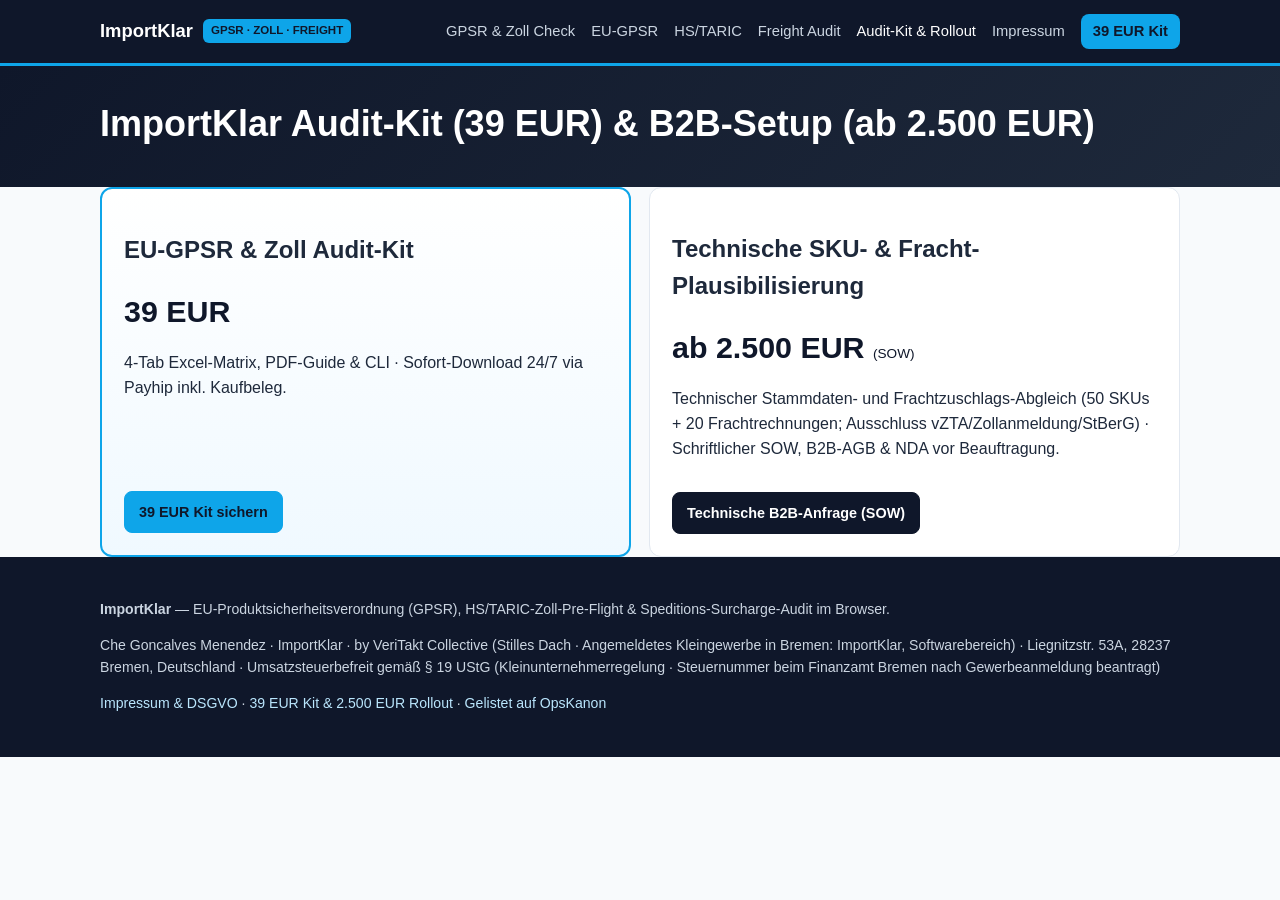
<file: pro/index.html>
<!DOCTYPE html>
<html lang="de">
<head>
  <meta charset="utf-8" />
  <meta name="viewport" content="width=device-width, initial-scale=1" />
  <title>ImportKlar Audit-Kit (39 EUR) &amp; Workflow-Setup (ab 2.500 EUR)</title>
  <meta name="description" content="Dual-Pricing für Importeure &amp; Marktplatzhändler." />
  <link rel="canonical" href="https://cheresonanz-design.github.io/importklar-gpsr-customs/pro/" />
  <link rel="stylesheet" href="../assets/styles.css" />
  
</head>
<body>
  <header class="topbar">
    <div class="container topbar-inner">
      <a class="brand-mark" href="../index.html"><span>ImportKlar</span><span class="brand-badge">GPSR · ZOLL · FREIGHT</span></a>
      <nav class="nav-links" aria-label="Hauptnavigation"><a href="../index.html" class="">GPSR & Zoll Check</a>
<a href="../gpsr-check/" class="">EU-GPSR</a>
<a href="../hs-taric-audit/" class="">HS/TARIC</a>
<a href="../frachtrechnung-pruefen/" class="">Freight Audit</a>
<a href="../pro/" class="active">Audit-Kit & Rollout</a>
<a href="../legal/" class="">Impressum</a><a href="../pro/" class="nav-cta">39 EUR Kit</a></nav>
    </div>
  </header>
  <section class="hero"><div class="container"><h1>ImportKlar Audit-Kit (39 EUR) &amp; B2B-Setup (ab 2.500 EUR)</h1></div></section><main class="container"><div class="pricing-grid"><div class="offer-card highlight"><div><h2>EU-GPSR &amp; Zoll Audit-Kit</h2><div class="offer-price">39 EUR</div><p>4-Tab Excel-Matrix, PDF-Guide &amp; CLI · Sofort-Download 24/7 via Payhip inkl. Kaufbeleg.</p></div><div class="btn-row"><a href="https://payhip.com/b/vprOg" class="btn btn-primary">39 EUR Kit sichern</a></div></div><div class="offer-card"><div><h2>Technische SKU- &amp; Fracht-Plausibilisierung</h2><div class="offer-price">ab 2.500 EUR <span style="font-size:0.85rem;font-weight:500;">(SOW)</span></div><p>Technischer Stammdaten- und Frachtzuschlags-Abgleich (50 SKUs + 20 Frachtrechnungen; Ausschluss vZTA/Zollanmeldung/StBerG) · Schriftlicher SOW, B2B-AGB &amp; NDA vor Beauftragung.</p></div><div class="btn-row"><a href="mailto:che.resonanz@gmail.com?subject=Anfrage%20ImportKlar%20SKU%20%26%20Freight%20Rollout%20%282.500%20EUR%29" class="btn btn-dark">Technische B2B-Anfrage (SOW)</a></div></div></div></main>
  <footer class="footer">
    <div class="container">
      <p><strong>ImportKlar</strong> — EU-Produktsicherheitsverordnung (GPSR), HS/TARIC-Zoll-Pre-Flight &amp; Speditions-Surcharge-Audit im Browser.</p>
      <p>Che Goncalves Menendez · ImportKlar · by VeriTakt Collective (Stilles Dach · Angemeldetes Kleingewerbe in Bremen: ImportKlar, Softwarebereich) · Liegnitzstr. 53A, 28237 Bremen, Deutschland · Umsatzsteuerbefreit gemäß § 19 UStG (Kleinunternehmerregelung · Steuernummer beim Finanzamt Bremen nach Gewerbeanmeldung beantragt)</p>
      <p><a href="../legal/">Impressum &amp; DSGVO</a> · <a href="../pro/">39 EUR Kit &amp; 2.500 EUR Rollout</a> · <a href="https://cheresonanz-design.github.io/opskanon-directory/" target="_blank" rel="noopener">Gelistet auf OpsKanon</a></p>
    </div>
  </footer>
  
</body>
</html>
</file>
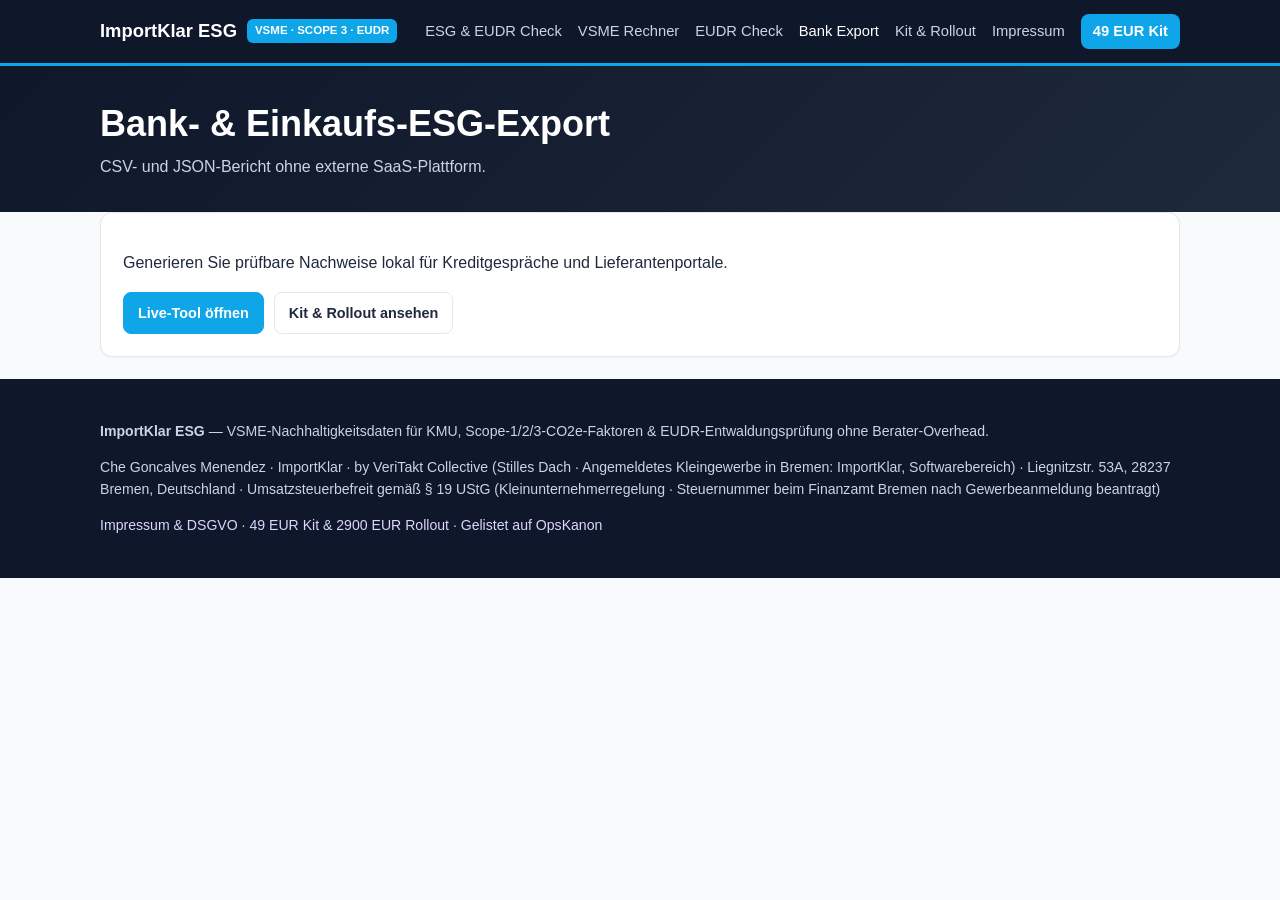
<file: csrd-eudr/bank-esg-export/index.html>
<!DOCTYPE html>
<html lang="de">
<head>
  <meta charset="utf-8" />
  <meta name="viewport" content="width=device-width, initial-scale=1" />
  <title>Bank- &amp; Einkaufs-ESG-Export — ImportKlar ESG</title>
  <meta name="description" content="CSV- und JSON-Bericht ohne externe SaaS-Plattform." />
  <link rel="canonical" href="https://cheresonanz-design.github.io/importklar-gpsr-customs/csrd-eudr/bank-esg-export/" />
  <link rel="stylesheet" href="../assets/styles.css" />
  
</head>
<body>
  <header class="topbar">
    <div class="container topbar-inner">
      <a class="brand-mark" href="../index.html"><span>ImportKlar ESG</span><span class="brand-badge">VSME · SCOPE 3 · EUDR</span></a>
      <nav class="nav-links" aria-label="Hauptnavigation"><a href="../index.html" class="">ESG &amp; EUDR Check</a>
<a href="../vsme-co2-rechner/" class="">VSME Rechner</a>
<a href="../eudr-due-diligence/" class="">EUDR Check</a>
<a href="../bank-esg-export/" class="active">Bank Export</a>
<a href="../pro/" class="">Kit &amp; Rollout</a>
<a href="../legal/" class="">Impressum</a><a href="../pro/" class="nav-cta">49 EUR Kit</a></nav>
    </div>
  </header>
  <section class="hero"><div class="container"><h1>Bank- &amp; Einkaufs-ESG-Export</h1><p>CSV- und JSON-Bericht ohne externe SaaS-Plattform.</p></div></section><main class="container"><div class="card"><p>Generieren Sie prüfbare Nachweise lokal für Kreditgespräche und Lieferantenportale.</p><div class="btn-row"><a href="../index.html" class="btn btn-primary">Live-Tool öffnen</a><a href="../pro/" class="btn">Kit &amp; Rollout ansehen</a></div></div></main>
  <footer class="footer">
    <div class="container">
      <p><strong>ImportKlar ESG</strong> — VSME-Nachhaltigkeitsdaten für KMU, Scope-1/2/3-CO2e-Faktoren &amp; EUDR-Entwaldungsprüfung ohne Berater-Overhead.</p>
      <p>Che Goncalves Menendez · ImportKlar · by VeriTakt Collective (Stilles Dach · Angemeldetes Kleingewerbe in Bremen: ImportKlar, Softwarebereich) · Liegnitzstr. 53A, 28237 Bremen, Deutschland · Umsatzsteuerbefreit gemäß § 19 UStG (Kleinunternehmerregelung · Steuernummer beim Finanzamt Bremen nach Gewerbeanmeldung beantragt)</p>
      <p><a href="../legal/">Impressum &amp; DSGVO</a> · <a href="../pro/">49 EUR Kit &amp; 2900 EUR Rollout</a> · <a href="https://cheresonanz-design.github.io/opskanon-directory/" target="_blank" rel="noopener">Gelistet auf OpsKanon</a></p>
    </div>
  </footer>
  
</body>
</html>
</file>
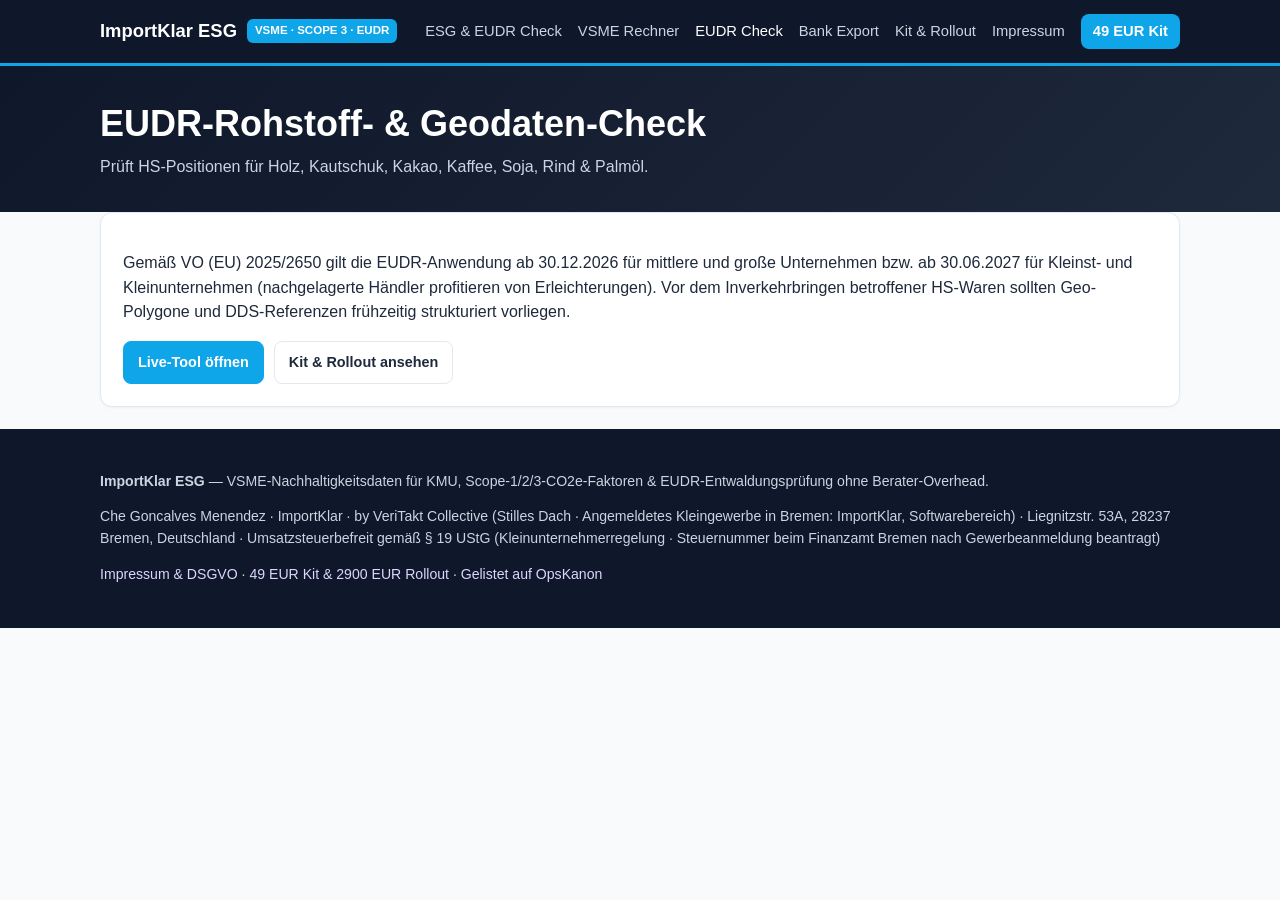
<file: csrd-eudr/eudr-due-diligence/index.html>
<!DOCTYPE html>
<html lang="de">
<head>
  <meta charset="utf-8" />
  <meta name="viewport" content="width=device-width, initial-scale=1" />
  <title>EUDR-Rohstoff- &amp; Geodaten-Check — ImportKlar ESG</title>
  <meta name="description" content="Prüft HS-Positionen für Holz, Kautschuk, Kakao, Kaffee, Soja, Rind &amp; Palmöl." />
  <link rel="canonical" href="https://cheresonanz-design.github.io/importklar-gpsr-customs/csrd-eudr/eudr-due-diligence/" />
  <link rel="stylesheet" href="../assets/styles.css" />
  
</head>
<body>
  <header class="topbar">
    <div class="container topbar-inner">
      <a class="brand-mark" href="../index.html"><span>ImportKlar ESG</span><span class="brand-badge">VSME · SCOPE 3 · EUDR</span></a>
      <nav class="nav-links" aria-label="Hauptnavigation"><a href="../index.html" class="">ESG &amp; EUDR Check</a>
<a href="../vsme-co2-rechner/" class="">VSME Rechner</a>
<a href="../eudr-due-diligence/" class="active">EUDR Check</a>
<a href="../bank-esg-export/" class="">Bank Export</a>
<a href="../pro/" class="">Kit &amp; Rollout</a>
<a href="../legal/" class="">Impressum</a><a href="../pro/" class="nav-cta">49 EUR Kit</a></nav>
    </div>
  </header>
  <section class="hero"><div class="container"><h1>EUDR-Rohstoff- &amp; Geodaten-Check</h1><p>Prüft HS-Positionen für Holz, Kautschuk, Kakao, Kaffee, Soja, Rind &amp; Palmöl.</p></div></section><main class="container"><div class="card"><p>Gemäß VO (EU) 2025/2650 gilt die EUDR-Anwendung ab 30.12.2026 für mittlere und große Unternehmen bzw. ab 30.06.2027 für Kleinst- und Kleinunternehmen (nachgelagerte Händler profitieren von Erleichterungen). Vor dem Inverkehrbringen betroffener HS-Waren sollten Geo-Polygone und DDS-Referenzen frühzeitig strukturiert vorliegen.</p><div class="btn-row"><a href="../index.html" class="btn btn-primary">Live-Tool öffnen</a><a href="../pro/" class="btn">Kit &amp; Rollout ansehen</a></div></div></main>
  <footer class="footer">
    <div class="container">
      <p><strong>ImportKlar ESG</strong> — VSME-Nachhaltigkeitsdaten für KMU, Scope-1/2/3-CO2e-Faktoren &amp; EUDR-Entwaldungsprüfung ohne Berater-Overhead.</p>
      <p>Che Goncalves Menendez · ImportKlar · by VeriTakt Collective (Stilles Dach · Angemeldetes Kleingewerbe in Bremen: ImportKlar, Softwarebereich) · Liegnitzstr. 53A, 28237 Bremen, Deutschland · Umsatzsteuerbefreit gemäß § 19 UStG (Kleinunternehmerregelung · Steuernummer beim Finanzamt Bremen nach Gewerbeanmeldung beantragt)</p>
      <p><a href="../legal/">Impressum &amp; DSGVO</a> · <a href="../pro/">49 EUR Kit &amp; 2900 EUR Rollout</a> · <a href="https://cheresonanz-design.github.io/opskanon-directory/" target="_blank" rel="noopener">Gelistet auf OpsKanon</a></p>
    </div>
  </footer>
  
</body>
</html>
</file>
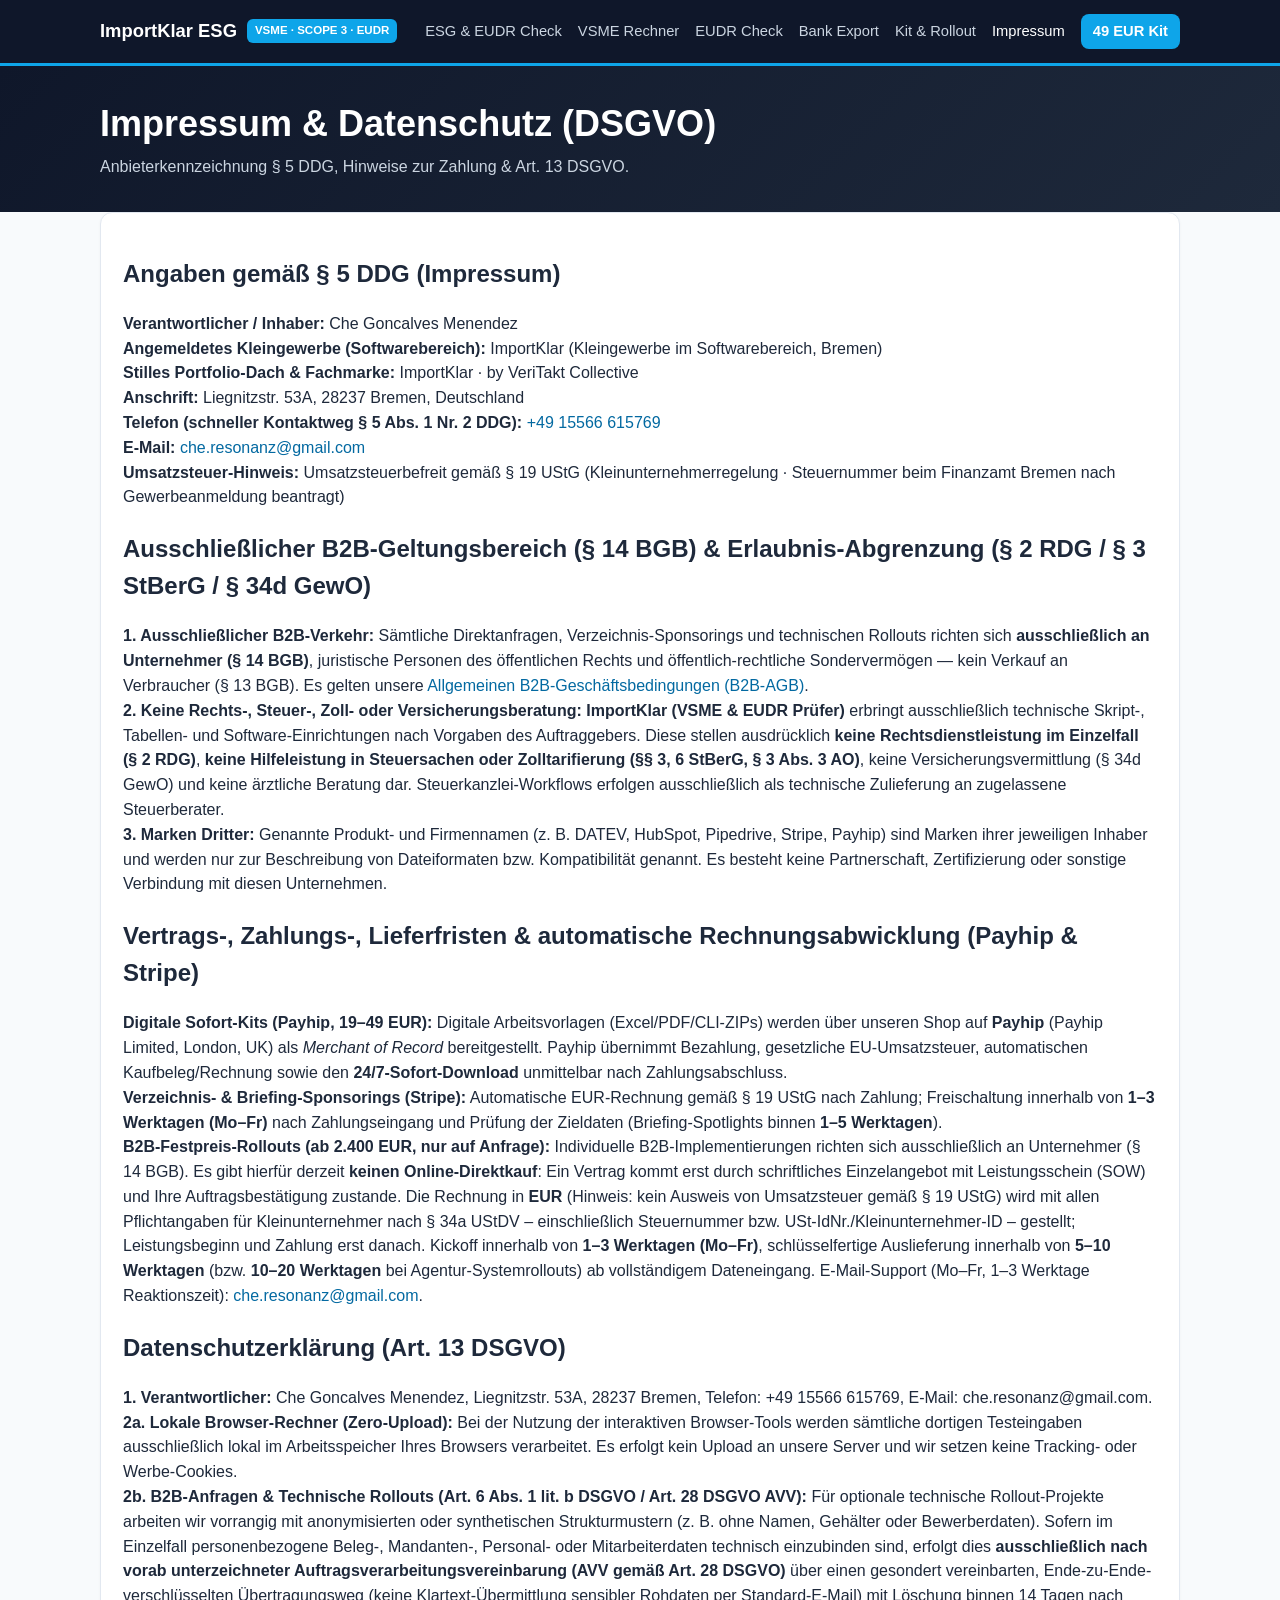
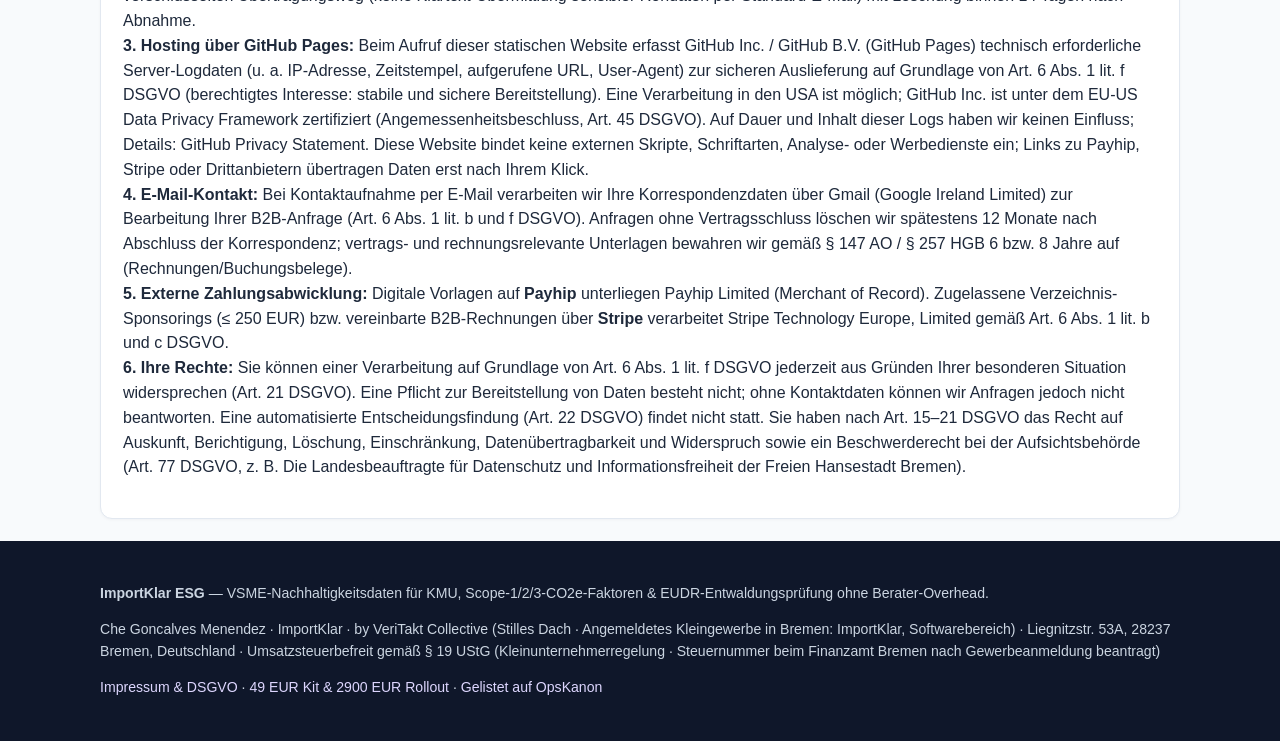
<file: csrd-eudr/legal/index.html>
<!DOCTYPE html>
<html lang="de">
<head>
  <meta charset="utf-8" />
  <meta name="viewport" content="width=device-width, initial-scale=1" />
  <title>Impressum &amp; Datenschutz — ImportKlar ESG</title>
  <meta name="description" content="Anbieterkennzeichnung § 5 DDG &amp; Art. 13 DSGVO." />
  <link rel="canonical" href="https://cheresonanz-design.github.io/importklar-gpsr-customs/csrd-eudr/legal/" />
  <link rel="stylesheet" href="../assets/styles.css" />
  
</head>
<body>
  <header class="topbar">
    <div class="container topbar-inner">
      <a class="brand-mark" href="../index.html"><span>ImportKlar ESG</span><span class="brand-badge">VSME · SCOPE 3 · EUDR</span></a>
      <nav class="nav-links" aria-label="Hauptnavigation"><a href="../index.html" class="">ESG &amp; EUDR Check</a>
<a href="../vsme-co2-rechner/" class="">VSME Rechner</a>
<a href="../eudr-due-diligence/" class="">EUDR Check</a>
<a href="../bank-esg-export/" class="">Bank Export</a>
<a href="../pro/" class="">Kit &amp; Rollout</a>
<a href="../legal/" class="active">Impressum</a><a href="../pro/" class="nav-cta">49 EUR Kit</a></nav>
    </div>
  </header>
  <section class="hero"><div class="container"><h1>Impressum &amp; Datenschutz (DSGVO)</h1><p>Anbieterkennzeichnung § 5 DDG, Hinweise zur Zahlung &amp; Art. 13 DSGVO.</p></div></section><main class="container">
    <div class="card">
      <h2>Angaben gemäß § 5 DDG (Impressum)</h2>
      <p>
        <strong>Verantwortlicher / Inhaber:</strong> Che Goncalves Menendez<br />
        <strong>Angemeldetes Kleingewerbe (Softwarebereich):</strong> ImportKlar (Kleingewerbe im Softwarebereich, Bremen)<br />
        <strong>Stilles Portfolio-Dach &amp; Fachmarke:</strong> ImportKlar · by VeriTakt Collective<br />
        <strong>Anschrift:</strong> Liegnitzstr. 53A, 28237 Bremen, Deutschland<br />
        <strong>Telefon (schneller Kontaktweg § 5 Abs. 1 Nr. 2 DDG):</strong> <a href="tel:+4915566615769">+49 15566 615769</a><br />
        <strong>E-Mail:</strong> <a href="mailto:che.resonanz@gmail.com">che.resonanz@gmail.com</a><br />
        <strong>Umsatzsteuer-Hinweis:</strong> Umsatzsteuerbefreit gemäß § 19 UStG (Kleinunternehmerregelung · Steuernummer beim Finanzamt Bremen nach Gewerbeanmeldung beantragt)
      </p>

      <h2>Ausschließlicher B2B-Geltungsbereich (§ 14 BGB) &amp; Erlaubnis-Abgrenzung (§ 2 RDG / § 3 StBerG / § 34d GewO)</h2>
      <p>
        <strong>1. Ausschließlicher B2B-Verkehr:</strong> Sämtliche Direktanfragen, Verzeichnis-Sponsorings und technischen Rollouts richten sich
        <strong>ausschließlich an Unternehmer (§ 14 BGB)</strong>, juristische Personen des öffentlichen Rechts und öffentlich-rechtliche Sondervermögen — kein Verkauf an Verbraucher (§ 13 BGB).
        Es gelten unsere <a href="https://cheresonanz-design.github.io/opskanon-directory/agb/" target="_blank" rel="noopener">Allgemeinen B2B-Geschäftsbedingungen (B2B-AGB)</a>.<br />
        <strong>2. Keine Rechts-, Steuer-, Zoll- oder Versicherungsberatung:</strong> <strong>ImportKlar (VSME &amp; EUDR Prüfer)</strong> erbringt ausschließlich
        technische Skript-, Tabellen- und Software-Einrichtungen nach Vorgaben des Auftraggebers. Diese stellen ausdrücklich <strong>keine Rechtsdienstleistung im Einzelfall (§ 2 RDG)</strong>,
        <strong>keine Hilfeleistung in Steuersachen oder Zolltarifierung (§§ 3, 6 StBerG, § 3 Abs. 3 AO)</strong>, keine Versicherungsvermittlung (§ 34d GewO) und keine ärztliche Beratung dar.
        Steuerkanzlei-Workflows erfolgen ausschließlich als technische Zulieferung an zugelassene Steuerberater.<br />
        <strong>3. Marken Dritter:</strong> Genannte Produkt- und Firmennamen (z. B. DATEV, HubSpot, Pipedrive, Stripe, Payhip) sind Marken ihrer jeweiligen Inhaber
        und werden nur zur Beschreibung von Dateiformaten bzw. Kompatibilität genannt. Es besteht keine Partnerschaft, Zertifizierung oder sonstige Verbindung mit diesen Unternehmen.
      </p>
      
      <h2>Vertrags-, Zahlungs-, Lieferfristen &amp; automatische Rechnungsabwicklung (Payhip &amp; Stripe)</h2>
      <p>
        <strong>Digitale Sofort-Kits (Payhip, 19–49 EUR):</strong> Digitale Arbeitsvorlagen (Excel/PDF/CLI-ZIPs) werden über unseren Shop auf
        <strong>Payhip</strong> (Payhip Limited, London, UK) als <em>Merchant of Record</em> bereitgestellt. Payhip übernimmt Bezahlung,
        gesetzliche EU-Umsatzsteuer, automatischen Kaufbeleg/Rechnung sowie den <strong>24/7-Sofort-Download</strong> unmittelbar nach Zahlungsabschluss.<br />
        <strong>Verzeichnis- &amp; Briefing-Sponsorings (Stripe):</strong> Automatische EUR-Rechnung gemäß § 19 UStG nach Zahlung; Freischaltung
        innerhalb von <strong>1–3 Werktagen (Mo–Fr)</strong> nach Zahlungseingang und Prüfung der Zieldaten (Briefing-Spotlights binnen <strong>1–5 Werktagen</strong>).<br />
        <strong>B2B-Festpreis-Rollouts (ab 2.400 EUR, nur auf Anfrage):</strong> Individuelle B2B-Implementierungen richten sich ausschließlich an Unternehmer (§ 14 BGB).
        Es gibt hierfür derzeit <strong>keinen Online-Direktkauf</strong>: Ein Vertrag kommt erst durch schriftliches Einzelangebot mit Leistungsschein (SOW) und
        Ihre Auftragsbestätigung zustande. Die Rechnung in <strong>EUR</strong> (Hinweis: kein Ausweis von Umsatzsteuer gemäß § 19 UStG) wird mit allen Pflichtangaben
        für Kleinunternehmer nach § 34a UStDV – einschließlich Steuernummer bzw. USt-IdNr./Kleinunternehmer-ID – gestellt; Leistungsbeginn und Zahlung erst danach. Kickoff innerhalb von <strong>1–3 Werktagen (Mo–Fr)</strong>,
        schlüsselfertige Auslieferung innerhalb von <strong>5–10 Werktagen</strong> (bzw. <strong>10–20 Werktagen</strong> bei Agentur-Systemrollouts) ab vollständigem Dateneingang.
        E-Mail-Support (Mo–Fr, 1–3 Werktage Reaktionszeit): <a href="mailto:che.resonanz@gmail.com">che.resonanz@gmail.com</a>.
      </p>

      <h2>Datenschutzerklärung (Art. 13 DSGVO)</h2>
      <p>
        <strong>1. Verantwortlicher:</strong> Che Goncalves Menendez, Liegnitzstr. 53A, 28237 Bremen, Telefon: +49 15566 615769, E-Mail: che.resonanz@gmail.com.<br />
        <strong>2a. Lokale Browser-Rechner (Zero-Upload):</strong> Bei der Nutzung der interaktiven Browser-Tools werden sämtliche dortigen Testeingaben
        ausschließlich lokal im Arbeitsspeicher Ihres Browsers verarbeitet. Es erfolgt kein Upload an unsere Server und wir setzen keine Tracking- oder Werbe-Cookies.<br />
        <strong>2b. B2B-Anfragen &amp; Technische Rollouts (Art. 6 Abs. 1 lit. b DSGVO / Art. 28 DSGVO AVV):</strong> Für optionale technische Rollout-Projekte arbeiten wir
        vorrangig mit anonymisierten oder synthetischen Strukturmustern (z. B. ohne Namen, Gehälter oder Bewerberdaten). Sofern im Einzelfall personenbezogene Beleg-, Mandanten-,
        Personal- oder Mitarbeiterdaten technisch einzubinden sind, erfolgt dies <strong>ausschließlich nach vorab unterzeichneter Auftragsverarbeitungsvereinbarung (AVV gemäß Art. 28 DSGVO)</strong>
        über einen gesondert vereinbarten, Ende-zu-Ende-verschlüsselten Übertragungsweg (keine Klartext-Übermittlung sensibler Rohdaten per Standard-E-Mail) mit Löschung binnen 14 Tagen nach Abnahme.<br />
        <strong>3. Hosting über GitHub Pages:</strong> Beim Aufruf dieser statischen Website erfasst GitHub Inc. / GitHub B.V. (GitHub Pages) technisch erforderliche
        Server-Logdaten (u. a. IP-Adresse, Zeitstempel, aufgerufene URL, User-Agent) zur sicheren Auslieferung auf Grundlage von Art. 6 Abs. 1 lit. f DSGVO
        (berechtigtes Interesse: stabile und sichere Bereitstellung). Eine Verarbeitung in den USA ist möglich; GitHub Inc. ist unter dem EU-US Data Privacy Framework
        zertifiziert (Angemessenheitsbeschluss, Art. 45 DSGVO). Auf Dauer und Inhalt dieser Logs haben wir keinen Einfluss; Details: GitHub Privacy Statement.
        Diese Website bindet keine externen Skripte, Schriftarten, Analyse- oder Werbedienste ein; Links zu Payhip, Stripe oder Drittanbietern übertragen Daten erst nach Ihrem Klick.<br />
        <strong>4. E-Mail-Kontakt:</strong> Bei Kontaktaufnahme per E-Mail verarbeiten wir Ihre Korrespondenzdaten über Gmail (Google Ireland Limited) zur Bearbeitung Ihrer B2B-Anfrage (Art. 6 Abs. 1 lit. b und f DSGVO). Anfragen ohne Vertragsschluss löschen wir spätestens 12 Monate nach Abschluss der Korrespondenz;
        vertrags- und rechnungsrelevante Unterlagen bewahren wir gemäß § 147 AO / § 257 HGB 6 bzw. 8 Jahre auf (Rechnungen/Buchungsbelege).<br />
        <strong>5. Externe Zahlungsabwicklung:</strong> Digitale Vorlagen auf <strong>Payhip</strong> unterliegen Payhip Limited (Merchant of Record). Zugelassene Verzeichnis-Sponsorings (&le; 250 EUR) bzw. vereinbarte B2B-Rechnungen über <strong>Stripe</strong> verarbeitet Stripe Technology Europe, Limited gemäß Art. 6 Abs. 1 lit. b und c DSGVO.<br />
        <strong>6. Ihre Rechte:</strong> Sie können einer Verarbeitung auf Grundlage von Art. 6 Abs. 1 lit. f DSGVO jederzeit aus Gründen Ihrer besonderen Situation widersprechen (Art. 21 DSGVO).
        Eine Pflicht zur Bereitstellung von Daten besteht nicht; ohne Kontaktdaten können wir Anfragen jedoch nicht beantworten. Eine automatisierte Entscheidungsfindung (Art. 22 DSGVO) findet nicht statt.
        Sie haben nach Art. 15–21 DSGVO das Recht auf Auskunft, Berichtigung, Löschung, Einschränkung, Datenübertragbarkeit und Widerspruch sowie ein Beschwerderecht bei der Aufsichtsbehörde (Art. 77 DSGVO, z. B. Die Landesbeauftragte für Datenschutz und Informationsfreiheit der Freien Hansestadt Bremen).
      </p>
    </div>
    </main>
  <footer class="footer">
    <div class="container">
      <p><strong>ImportKlar ESG</strong> — VSME-Nachhaltigkeitsdaten für KMU, Scope-1/2/3-CO2e-Faktoren &amp; EUDR-Entwaldungsprüfung ohne Berater-Overhead.</p>
      <p>Che Goncalves Menendez · ImportKlar · by VeriTakt Collective (Stilles Dach · Angemeldetes Kleingewerbe in Bremen: ImportKlar, Softwarebereich) · Liegnitzstr. 53A, 28237 Bremen, Deutschland · Umsatzsteuerbefreit gemäß § 19 UStG (Kleinunternehmerregelung · Steuernummer beim Finanzamt Bremen nach Gewerbeanmeldung beantragt)</p>
      <p><a href="../legal/">Impressum &amp; DSGVO</a> · <a href="../pro/">49 EUR Kit &amp; 2900 EUR Rollout</a> · <a href="https://cheresonanz-design.github.io/opskanon-directory/" target="_blank" rel="noopener">Gelistet auf OpsKanon</a></p>
    </div>
  </footer>
  
</body>
</html>
</file>
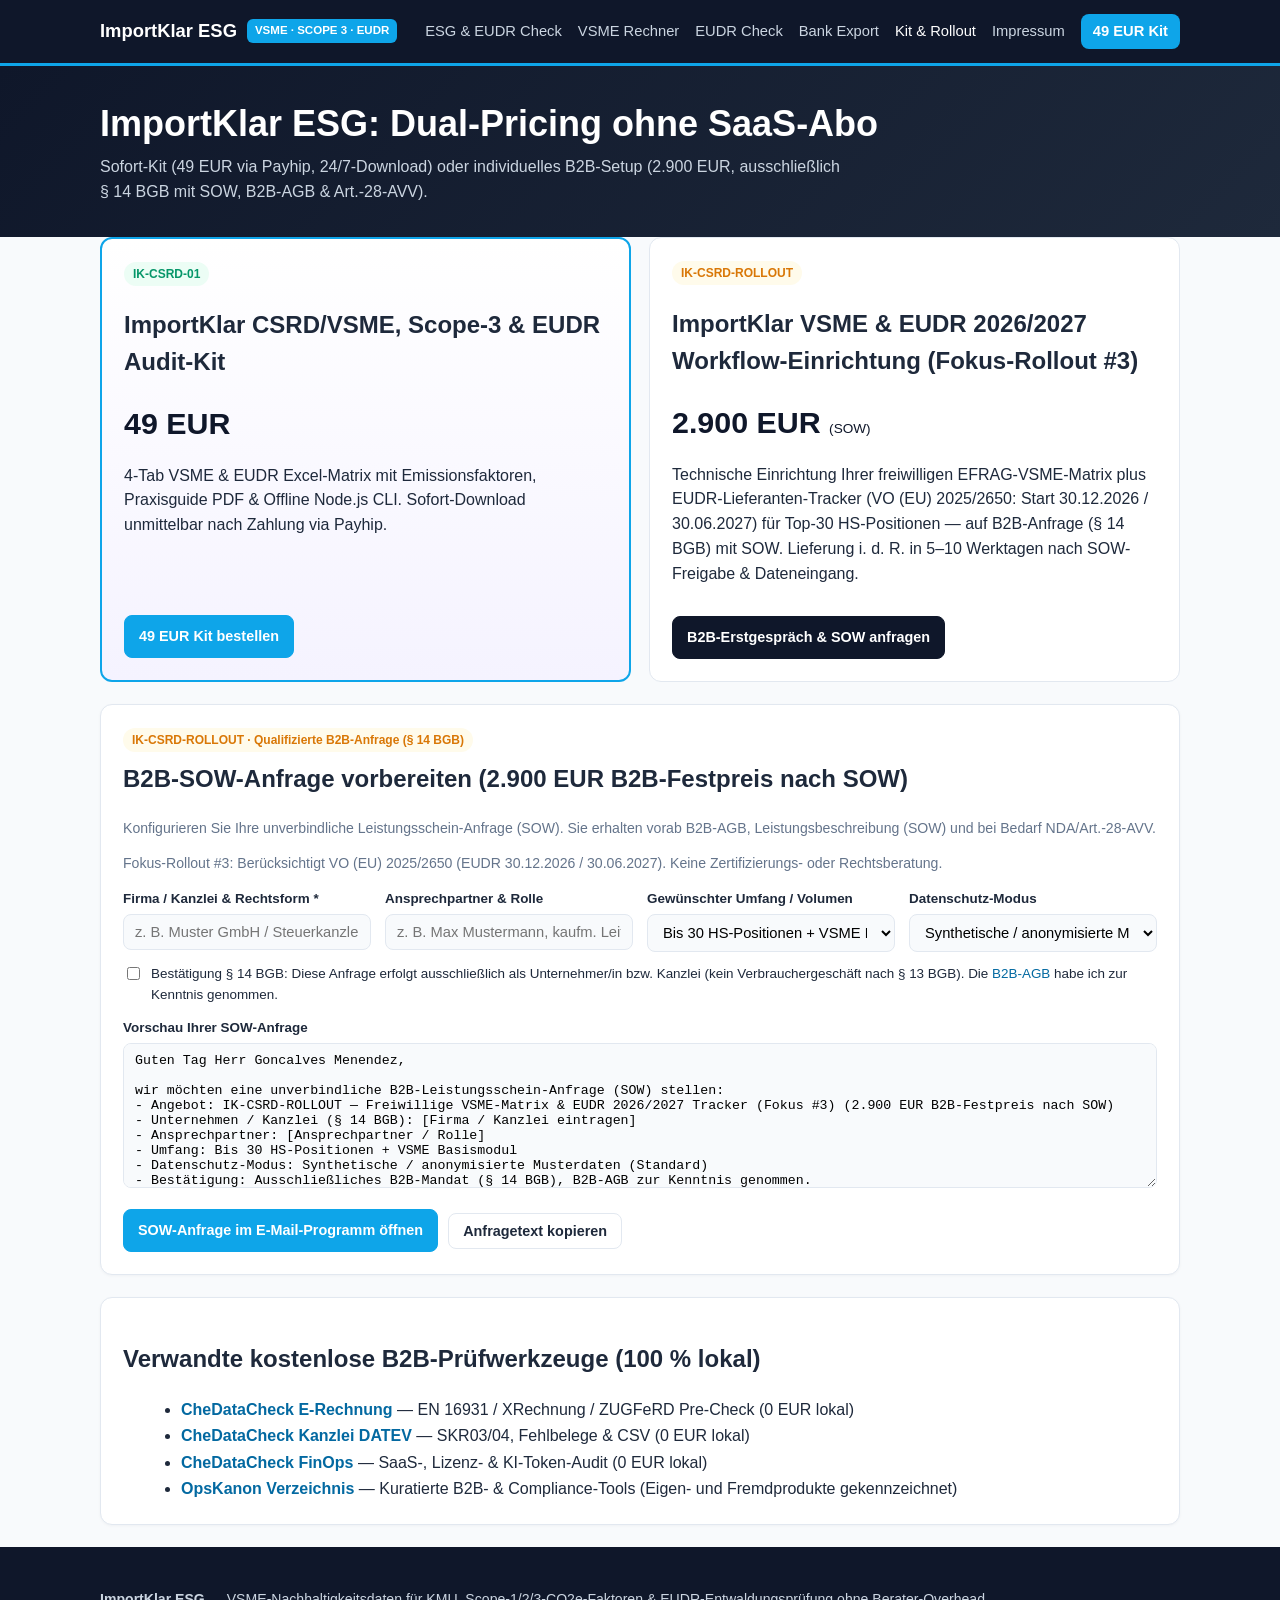
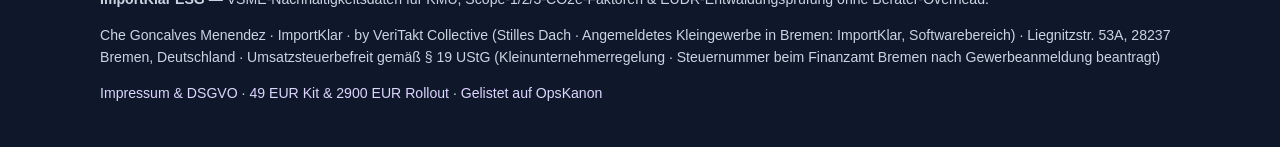
<file: csrd-eudr/pro/index.html>
<!DOCTYPE html>
<html lang="de">
<head>
  <meta charset="utf-8" />
  <meta name="viewport" content="width=device-width, initial-scale=1" />
  <title>ImportKlar CSRD/VSME, Scope-3 &amp; EUDR Audit-Kit (49 EUR) &amp; Rollout (2.900 EUR)</title>
  <meta name="description" content="Dual-Pricing für ImportKlar ESG ohne laufende Lizenzkosten." />
  <link rel="canonical" href="https://cheresonanz-design.github.io/importklar-gpsr-customs/csrd-eudr/pro/" />
  <link rel="stylesheet" href="../assets/styles.css" />
  
</head>
<body>
  <header class="topbar">
    <div class="container topbar-inner">
      <a class="brand-mark" href="../index.html"><span>ImportKlar ESG</span><span class="brand-badge">VSME · SCOPE 3 · EUDR</span></a>
      <nav class="nav-links" aria-label="Hauptnavigation"><a href="../index.html" class="">ESG &amp; EUDR Check</a>
<a href="../vsme-co2-rechner/" class="">VSME Rechner</a>
<a href="../eudr-due-diligence/" class="">EUDR Check</a>
<a href="../bank-esg-export/" class="">Bank Export</a>
<a href="../pro/" class="active">Kit &amp; Rollout</a>
<a href="../legal/" class="">Impressum</a><a href="../pro/" class="nav-cta">49 EUR Kit</a></nav>
    </div>
  </header>
  <section class="hero"><div class="container"><h1>ImportKlar ESG: Dual-Pricing ohne SaaS-Abo</h1><p>Sofort-Kit (49 EUR via Payhip, 24/7-Download) oder individuelles B2B-Setup (2.900 EUR, ausschließlich § 14 BGB mit SOW, B2B-AGB &amp; Art.-28-AVV).</p></div></section><main class="container"><div class="pricing-grid"><div class="offer-card highlight"><div><span class="badge badge-pass">IK-CSRD-01</span><h2>ImportKlar CSRD/VSME, Scope-3 &amp; EUDR Audit-Kit</h2><div class="offer-price">49 EUR</div><p>4-Tab VSME &amp; EUDR Excel-Matrix mit Emissionsfaktoren, Praxisguide PDF &amp; Offline Node.js CLI. Sofort-Download unmittelbar nach Zahlung via Payhip.</p></div><div class="btn-row"><a href="https://payhip.com/b/tTvz6" class="btn btn-primary" target="_blank" rel="noopener">49 EUR Kit bestellen</a></div></div><div class="offer-card"><div><span class="badge badge-warn">IK-CSRD-ROLLOUT</span><h2>ImportKlar VSME &amp; EUDR 2026/2027 Workflow-Einrichtung (Fokus-Rollout #3)</h2><div class="offer-price">2.900 EUR <span style="font-size:0.85rem;font-weight:500;">(SOW)</span></div><p>Technische Einrichtung Ihrer freiwilligen EFRAG-VSME-Matrix plus EUDR-Lieferanten-Tracker (VO (EU) 2025/2650: Start 30.12.2026 / 30.06.2027) für Top-30 HS-Positionen — auf B2B-Anfrage (§ 14 BGB) mit SOW. Lieferung i. d. R. in 5–10 Werktagen nach SOW-Freigabe &amp; Dateneingang.</p></div><div class="btn-row"><a href="mailto:che.resonanz@gmail.com?subject=Anfrage%20ImportKlar%20VSME%20%26%20EUDR%202026/2027%20Workflow-Einrichtung%20%28Fokus-Rollout%20%233%29%20%282900%20EUR%29" class="btn btn-dark">B2B-Erstgespräch &amp; SOW anfragen</a></div></div></div>
    <div class="card" id="b2b-sow-configurator" style="margin-top:22px;">
      <span class="badge badge-warn">IK-CSRD-ROLLOUT · Qualifizierte B2B-Anfrage (§ 14 BGB)</span>
      <h2 style="margin-top:8px;">B2B-SOW-Anfrage vorbereiten (2.900 EUR B2B-Festpreis nach SOW)</h2>
      <p class="muted">Konfigurieren Sie Ihre unverbindliche Leistungsschein-Anfrage (SOW). Sie erhalten vorab B2B-AGB, Leistungsbeschreibung (SOW) und bei Bedarf NDA/Art.-28-AVV.</p>
      <p class="muted" style="margin-top:6px;">Fokus-Rollout #3: Berücksichtigt VO (EU) 2025/2650 (EUDR 30.12.2026 / 30.06.2027). Keine Zertifizierungs- oder Rechtsberatung.</p>
      <div class="form-grid" style="margin-top:12px;">
        <div><label for="sowCompany">Firma / Kanzlei &amp; Rechtsform *</label><input type="text" id="sowCompany" placeholder="z. B. Muster GmbH / Steuerkanzlei Beispiel" /></div>
        <div><label for="sowContact">Ansprechpartner &amp; Rolle</label><input type="text" id="sowContact" placeholder="z. B. Max Mustermann, kaufm. Leitung" /></div>
        <div><label for="sowVolume">Gewünschter Umfang / Volumen</label><select id="sowVolume"><option value="Bis 30 HS-Positionen + VSME Basismodul">Bis 30 HS-Positionen + VSME Basismodul</option><option value="31–80 HS-Positionen + Lieferanten-Nachverfolgung">31–80 HS-Positionen + Lieferanten-Nachverfolgung</option><option value="Individuelle Bank-/Konzern-ESG-Exportmatrix (SOW)">Individuelle Bank-/Konzern-ESG-Exportmatrix (SOW)</option></select></div>
        <div><label for="sowPrivacy">Datenschutz-Modus</label><select id="sowPrivacy"><option value="Synthetische / anonymisierte Musterdaten (Standard)">Synthetische / anonymisierte Musterdaten (Standard)</option><option value="Verschlüsselter Datenaustausch erst nach Art.-28-AVV &amp; NDA">Verschlüsselter Transfer erst nach Art.-28-AVV &amp; NDA</option></select></div>
      </div>
      <div style="margin-top:12px;">
        <label style="display:flex;align-items:flex-start;gap:8px;cursor:pointer;font-weight:500;">
          <input type="checkbox" id="sowB2BConfirm" style="width:auto;margin-top:3px;" />
          <span>Bestätigung § 14 BGB: Diese Anfrage erfolgt ausschließlich als Unternehmer/in bzw. Kanzlei (kein Verbrauchergeschäft nach § 13 BGB). Die <a href="https://cheresonanz-design.github.io/opskanon-directory/agb/" target="_blank" rel="noopener">B2B-AGB</a> habe ich zur Kenntnis genommen.</span>
        </label>
      </div>
      <div style="margin-top:12px;">
        <label for="sowPreview">Vorschau Ihrer SOW-Anfrage</label>
        <textarea id="sowPreview" readonly style="min-height:145px;"></textarea>
      </div>
      <div class="btn-row" style="align-items:center;">
        <a id="sowMailBtn" href="mailto:che.resonanz@gmail.com" class="btn btn-primary">SOW-Anfrage im E-Mail-Programm öffnen</a>
        <button type="button" id="sowCopyBtn" class="btn">Anfragetext kopieren</button>
        <span id="sowStatus" class="muted" style="font-size:0.9rem;"></span>
      </div>
      <script>
      (function () {
        var cfg = {"offerCode": "IK-CSRD-ROLLOUT", "offerTitle": "Freiwillige VSME-Matrix & EUDR 2026/2027 Tracker (Fokus #3)", "priceLabel": "2.900 EUR B2B-Festpreis nach SOW", "email": "che.resonanz@gmail.com"};
        var compEl = document.getElementById("sowCompany");
        var contEl = document.getElementById("sowContact");
        var volEl = document.getElementById("sowVolume");
        var privEl = document.getElementById("sowPrivacy");
        var chkEl = document.getElementById("sowB2BConfirm");
        var prevEl = document.getElementById("sowPreview");
        var mailBtn = document.getElementById("sowMailBtn");
        var copyBtn = document.getElementById("sowCopyBtn");
        var statusEl = document.getElementById("sowStatus");
        function buildBody() {
          var comp = (compEl.value || "[Firma / Kanzlei eintragen]").trim();
          var cont = (contEl.value || "[Ansprechpartner / Rolle]").trim();
          var lines = [
            "Guten Tag Herr Goncalves Menendez,",
            "",
            "wir möchten eine unverbindliche B2B-Leistungsschein-Anfrage (SOW) stellen:",
            "- Angebot: " + cfg.offerCode + " — " + cfg.offerTitle + " (" + cfg.priceLabel + ")",
            "- Unternehmen / Kanzlei (§ 14 BGB): " + comp,
            "- Ansprechpartner: " + cont,
            "- Umfang: " + volEl.value,
            "- Datenschutz-Modus: " + privEl.value,
            "- Bestätigung: Ausschließliches B2B-Mandat (§ 14 BGB), B2B-AGB zur Kenntnis genommen.",
            "",
            "Bitte senden Sie uns Terminvorschläge für das kurze Erstgespräch sowie SOW, B2B-AGB und NDA/Art.-28-AVV vorab zu.",
            "",
            "Mit freundlichen Grüßen",
            cont
          ];
          return lines.join("\n");
        }
        function sync() {
          var body = buildBody();
          prevEl.value = body;
          var subj = "B2B SOW-Anfrage " + cfg.offerCode + ": " + ((compEl.value || "Unternehmen").trim());
          mailBtn.href = "mailto:" + cfg.email + "?subject=" + encodeURIComponent(subj) + "&body=" + encodeURIComponent(body);
        }
        [compEl, contEl, volEl, privEl, chkEl].forEach(function (el) {
          el.addEventListener("input", sync);
          el.addEventListener("change", sync);
        });
        mailBtn.addEventListener("click", function (ev) {
          if (!chkEl.checked) {
            ev.preventDefault();
            statusEl.textContent = "Bitte zuerst die § 14 BGB Unternehmer-Bestätigung anhaken.";
            chkEl.focus();
            return;
          }
          statusEl.textContent = "E-Mail-Entwurf im lokalen Client geöffnet.";
        });
        copyBtn.addEventListener("click", function () {
          if (!chkEl.checked) {
            statusEl.textContent = "Bitte zuerst die § 14 BGB Unternehmer-Bestätigung anhaken.";
            chkEl.focus();
            return;
          }
          if (navigator.clipboard && navigator.clipboard.writeText) {
            navigator.clipboard.writeText(prevEl.value).then(function () {
              statusEl.textContent = "Anfragetext in die Zwischenablage kopiert.";
            });
          } else {
            prevEl.select();
            document.execCommand("copy");
            statusEl.textContent = "Anfragetext markiert/kopiert.";
          }
        });
        sync();
      })();
      </script>
    </div>
    <div class="card" style="margin-top:18px;"><h2>Verwandte kostenlose B2B-Prüfwerkzeuge (100 % lokal)</h2><ul style="margin:8px 0 0 18px;line-height:1.65;"><li><a href="https://cheresonanz-design.github.io/chedatacheck-xrechnung/" target="_blank" rel="noopener"><strong>CheDataCheck E-Rechnung</strong></a> — EN 16931 / XRechnung / ZUGFeRD Pre-Check (0 EUR lokal)</li><li><a href="https://cheresonanz-design.github.io/chedatacheck-datev-kanzlei/" target="_blank" rel="noopener"><strong>CheDataCheck Kanzlei DATEV</strong></a> — SKR03/04, Fehlbelege &amp; CSV (0 EUR lokal)</li><li><a href="https://cheresonanz-design.github.io/chedatacheck-finops-audit/" target="_blank" rel="noopener"><strong>CheDataCheck FinOps</strong></a> — SaaS-, Lizenz- &amp; KI-Token-Audit (0 EUR lokal)</li><li><a href="https://cheresonanz-design.github.io/opskanon-directory/" target="_blank" rel="noopener"><strong>OpsKanon Verzeichnis</strong></a> — Kuratierte B2B- &amp; Compliance-Tools (Eigen- und Fremdprodukte gekennzeichnet)</li></ul></div></main>
  <footer class="footer">
    <div class="container">
      <p><strong>ImportKlar ESG</strong> — VSME-Nachhaltigkeitsdaten für KMU, Scope-1/2/3-CO2e-Faktoren &amp; EUDR-Entwaldungsprüfung ohne Berater-Overhead.</p>
      <p>Che Goncalves Menendez · ImportKlar · by VeriTakt Collective (Stilles Dach · Angemeldetes Kleingewerbe in Bremen: ImportKlar, Softwarebereich) · Liegnitzstr. 53A, 28237 Bremen, Deutschland · Umsatzsteuerbefreit gemäß § 19 UStG (Kleinunternehmerregelung · Steuernummer beim Finanzamt Bremen nach Gewerbeanmeldung beantragt)</p>
      <p><a href="../legal/">Impressum &amp; DSGVO</a> · <a href="../pro/">49 EUR Kit &amp; 2900 EUR Rollout</a> · <a href="https://cheresonanz-design.github.io/opskanon-directory/" target="_blank" rel="noopener">Gelistet auf OpsKanon</a></p>
    </div>
  </footer>
  
</body>
</html>
</file>
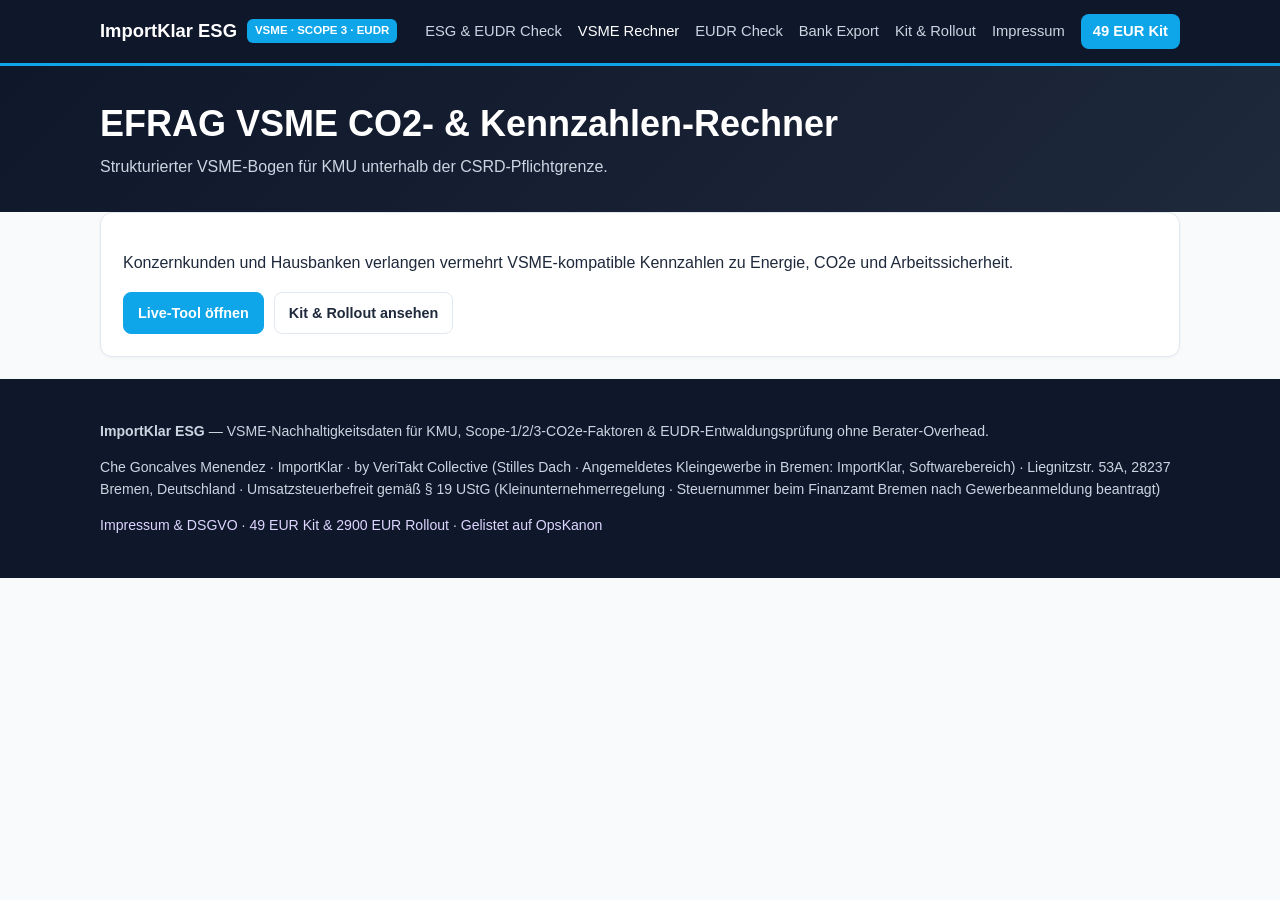
<file: csrd-eudr/vsme-co2-rechner/index.html>
<!DOCTYPE html>
<html lang="de">
<head>
  <meta charset="utf-8" />
  <meta name="viewport" content="width=device-width, initial-scale=1" />
  <title>EFRAG VSME CO2- &amp; Kennzahlen-Rechner — ImportKlar ESG</title>
  <meta name="description" content="Strukturierter VSME-Bogen für KMU unterhalb der CSRD-Pflichtgrenze." />
  <link rel="canonical" href="https://cheresonanz-design.github.io/importklar-gpsr-customs/csrd-eudr/vsme-co2-rechner/" />
  <link rel="stylesheet" href="../assets/styles.css" />
  
</head>
<body>
  <header class="topbar">
    <div class="container topbar-inner">
      <a class="brand-mark" href="../index.html"><span>ImportKlar ESG</span><span class="brand-badge">VSME · SCOPE 3 · EUDR</span></a>
      <nav class="nav-links" aria-label="Hauptnavigation"><a href="../index.html" class="">ESG &amp; EUDR Check</a>
<a href="../vsme-co2-rechner/" class="active">VSME Rechner</a>
<a href="../eudr-due-diligence/" class="">EUDR Check</a>
<a href="../bank-esg-export/" class="">Bank Export</a>
<a href="../pro/" class="">Kit &amp; Rollout</a>
<a href="../legal/" class="">Impressum</a><a href="../pro/" class="nav-cta">49 EUR Kit</a></nav>
    </div>
  </header>
  <section class="hero"><div class="container"><h1>EFRAG VSME CO2- &amp; Kennzahlen-Rechner</h1><p>Strukturierter VSME-Bogen für KMU unterhalb der CSRD-Pflichtgrenze.</p></div></section><main class="container"><div class="card"><p>Konzernkunden und Hausbanken verlangen vermehrt VSME-kompatible Kennzahlen zu Energie, CO2e und Arbeitssicherheit.</p><div class="btn-row"><a href="../index.html" class="btn btn-primary">Live-Tool öffnen</a><a href="../pro/" class="btn">Kit &amp; Rollout ansehen</a></div></div></main>
  <footer class="footer">
    <div class="container">
      <p><strong>ImportKlar ESG</strong> — VSME-Nachhaltigkeitsdaten für KMU, Scope-1/2/3-CO2e-Faktoren &amp; EUDR-Entwaldungsprüfung ohne Berater-Overhead.</p>
      <p>Che Goncalves Menendez · ImportKlar · by VeriTakt Collective (Stilles Dach · Angemeldetes Kleingewerbe in Bremen: ImportKlar, Softwarebereich) · Liegnitzstr. 53A, 28237 Bremen, Deutschland · Umsatzsteuerbefreit gemäß § 19 UStG (Kleinunternehmerregelung · Steuernummer beim Finanzamt Bremen nach Gewerbeanmeldung beantragt)</p>
      <p><a href="../legal/">Impressum &amp; DSGVO</a> · <a href="../pro/">49 EUR Kit &amp; 2900 EUR Rollout</a> · <a href="https://cheresonanz-design.github.io/opskanon-directory/" target="_blank" rel="noopener">Gelistet auf OpsKanon</a></p>
    </div>
  </footer>
  
</body>
</html>
</file>
<file: assets/styles.css>
:root {
  --bg: #f8fafc; --surface: #ffffff; --slate-900: #0f172a; --slate-800: #1e293b; --slate-500: #64748b;
  --border: #e2e8f0; --accent: #0ea5e9; --accent-dark: #0369a1; --emerald: #059669; --emerald-soft: #ecfdf5;
  --amber: #d97706; --amber-soft: #fffbeb; --red: #dc2626; --red-soft: #fef2f2; --radius: 12px;
}
* { box-sizing: border-box; }
body { margin: 0; font-family: -apple-system, BlinkMacSystemFont, "Segoe UI", Roboto, Inter, Arial, sans-serif; background: var(--bg); color: var(--slate-800); line-height: 1.55; }
a { color: var(--accent-dark); text-decoration: none; }
a:hover { text-decoration: underline; }
.container { max-width: 1120px; margin: 0 auto; padding: 0 20px; }
.topbar { background: var(--slate-900); color: #fff; border-bottom: 3px solid var(--accent); padding: 14px 0; }
.topbar-inner { display: flex; flex-wrap: wrap; justify-content: space-between; align-items: center; gap: 12px; }
.brand-mark { color: #fff; font-weight: 800; font-size: 1.15rem; display: flex; align-items: center; gap: 10px; }
.brand-badge { background: var(--accent); color: var(--slate-900); font-size: 0.72rem; padding: 3px 8px; border-radius: 6px; font-weight: 800; }
.nav-links { display: flex; flex-wrap: wrap; gap: 16px; align-items: center; font-size: 0.92rem; }
.nav-links a { color: #cbd5e1; font-weight: 500; }
.nav-links a:hover, .nav-links a.active { color: #fff; text-decoration: none; }
.nav-cta { background: var(--accent); color: var(--slate-900) !important; padding: 6px 12px; border-radius: 8px; font-weight: 700 !important; }
.hero { background: linear-gradient(135deg, #0f172a 0%, #1e293b 100%); color: #fff; padding: 36px 0 32px; }
.hero h1 { margin: 0 0 10px; font-size: clamp(1.6rem, 3vw, 2.25rem); line-height: 1.2; }
.hero p { margin: 0; color: #cbd5e1; max-width: 740px; }
main { padding: 28px 0 48px; }
.card { background: var(--surface); border: 1px solid var(--border); border-radius: var(--radius); padding: 22px; margin-bottom: 22px; box-shadow: 0 1px 3px rgba(15,23,42,0.04); }
.form-grid { display: grid; grid-template-columns: repeat(auto-fit, minmax(210px, 1fr)); gap: 14px; }
label { display: block; font-size: 0.84rem; font-weight: 700; margin-bottom: 4px; }
input[type="text"], input[type="number"], select { width: 100%; padding: 9px 11px; border: 1px solid var(--border); border-radius: 8px; font-size: 0.92rem; background: #f8fafc; }
.checks-grid { display: grid; grid-template-columns: repeat(auto-fit, minmax(260px, 1fr)); gap: 10px; margin-top: 14px; }
.check-item { display: flex; align-items: center; gap: 8px; padding: 10px 12px; border: 1px solid var(--border); border-radius: 8px; background: #f8fafc; font-size: 0.88rem; font-weight: 600; cursor: pointer; }
.btn-row { display: flex; flex-wrap: wrap; gap: 10px; margin-top: 14px; }
.btn { display: inline-flex; align-items: center; justify-content: center; border: 1px solid var(--border); background: #fff; color: var(--slate-800); padding: 9px 14px; border-radius: 8px; font-size: 0.9rem; font-weight: 600; cursor: pointer; }
.btn:hover { background: #f1f5f9; text-decoration: none; }
.btn-primary { background: var(--accent); border-color: var(--accent); color: var(--slate-900); font-weight: 700; }
.btn-dark { background: var(--slate-900); border-color: var(--slate-900); color: #fff; }
.kpi-grid { display: grid; grid-template-columns: repeat(auto-fit, minmax(190px, 1fr)); gap: 12px; margin: 16px 0; }
.kpi-box { border: 1px solid var(--border); border-radius: 10px; padding: 12px 14px; background: #f8fafc; }
.kpi-label { font-size: 0.75rem; text-transform: uppercase; color: var(--slate-500); font-weight: 700; }
.kpi-val { font-size: 1rem; font-weight: 700; margin-top: 4px; color: var(--slate-900); }
.table-wrap { overflow-x: auto; }
table { width: 100%; border-collapse: collapse; font-size: 0.9rem; }
th, td { text-align: left; padding: 10px 12px; border-bottom: 1px solid var(--border); vertical-align: top; }
th { background: #f1f5f9; font-size: 0.8rem; text-transform: uppercase; }
.badge { display: inline-block; padding: 3px 9px; border-radius: 999px; font-size: 0.75rem; font-weight: 800; }
.badge-pass { background: var(--emerald-soft); color: var(--emerald); }
.badge-warn { background: var(--amber-soft); color: var(--amber); }
.badge-fail { background: var(--red-soft); color: var(--red); }
.pricing-grid { display: grid; grid-template-columns: repeat(auto-fit, minmax(290px, 1fr)); gap: 18px; }
.offer-card { border: 1px solid var(--border); border-radius: var(--radius); padding: 22px; background: #fff; display: flex; flex-direction: column; justify-content: space-between; }
.offer-card.highlight { border: 2px solid var(--accent); background: linear-gradient(180deg, #fff 0%, #f0f9ff 100%); }
.offer-price { font-size: 1.9rem; font-weight: 800; color: var(--slate-900); margin: 6px 0 12px; }
.footer { background: var(--slate-900); color: #cbd5e1; padding: 28px 0; font-size: 0.88rem; }
.footer a { color: #bae6fd; }
.muted { color: var(--slate-500); font-size: 0.88rem; }
.hidden { display: none !important; }
</file>
<file: csrd-eudr/assets/styles.css>
:root {
  --bg: #f8fafc; --surface: #ffffff; --slate-900: #0f172a; --slate-800: #1e293b; --slate-500: #64748b;
  --border: #e2e8f0; --accent: #0EA5E9; --accent-dark: #0369A1; --emerald: #059669; --emerald-soft: #ecfdf5;
  --amber: #d97706; --amber-soft: #fffbeb; --red: #dc2626; --red-soft: #fef2f2; --radius: 12px;
}
* { box-sizing: border-box; }
body { margin: 0; font-family: -apple-system, BlinkMacSystemFont, "Segoe UI", Roboto, Inter, Arial, sans-serif; background: var(--bg); color: var(--slate-800); line-height: 1.55; }
a { color: var(--accent-dark); text-decoration: none; }
a:hover { text-decoration: underline; }
.container { max-width: 1120px; margin: 0 auto; padding: 0 20px; }
.topbar { background: var(--slate-900); color: #fff; border-bottom: 3px solid var(--accent); padding: 14px 0; }
.topbar-inner { display: flex; flex-wrap: wrap; justify-content: space-between; align-items: center; gap: 12px; }
.brand-mark { color: #fff; font-weight: 800; font-size: 1.15rem; display: flex; align-items: center; gap: 10px; }
.brand-badge { background: var(--accent); color: #fff; font-size: 0.72rem; padding: 3px 8px; border-radius: 6px; font-weight: 800; }
.nav-links { display: flex; flex-wrap: wrap; gap: 16px; align-items: center; font-size: 0.92rem; }
.nav-links a { color: #cbd5e1; font-weight: 500; }
.nav-links a:hover, .nav-links a.active { color: #fff; text-decoration: none; }
.nav-cta { background: var(--accent); color: #fff !important; padding: 6px 12px; border-radius: 8px; font-weight: 700 !important; }
.hero { background: linear-gradient(135deg, #0f172a 0%, #1e293b 100%); color: #fff; padding: 36px 0 32px; }
.hero h1 { margin: 0 0 10px; font-size: clamp(1.6rem, 3vw, 2.25rem); line-height: 1.2; }
.hero p { margin: 0; color: #cbd5e1; max-width: 740px; }
main { padding: 28px 0 48px; }
.card { background: var(--surface); border: 1px solid var(--border); border-radius: var(--radius); padding: 22px; margin-bottom: 22px; box-shadow: 0 1px 3px rgba(15,23,42,0.04); }
.form-grid { display: grid; grid-template-columns: repeat(auto-fit, minmax(210px, 1fr)); gap: 14px; }
label { display: block; font-size: 0.84rem; font-weight: 700; margin-bottom: 4px; }
input[type="text"], select, textarea { width: 100%; padding: 9px 11px; border: 1px solid var(--border); border-radius: 8px; font-size: 0.92rem; background: #f8fafc; font-family: inherit; }
textarea { min-height: 145px; resize: vertical; font-family: ui-monospace, SFMono-Regular, Menlo, Consolas, monospace; font-size: 0.83rem; }
.btn-row { display: flex; flex-wrap: wrap; gap: 10px; margin-top: 14px; }
.btn { display: inline-flex; align-items: center; justify-content: center; border: 1px solid var(--border); background: #fff; color: var(--slate-800); padding: 9px 14px; border-radius: 8px; font-size: 0.9rem; font-weight: 600; cursor: pointer; }
.btn:hover { background: #f1f5f9; text-decoration: none; }
.btn-primary { background: var(--accent); border-color: var(--accent); color: #fff; font-weight: 700; }
.btn-dark { background: var(--slate-900); border-color: var(--slate-900); color: #fff; }
.kpi-grid { display: grid; grid-template-columns: repeat(auto-fit, minmax(190px, 1fr)); gap: 12px; margin: 16px 0; }
.kpi-box { border: 1px solid var(--border); border-radius: 10px; padding: 12px 14px; background: #f8fafc; }
.kpi-label { font-size: 0.75rem; text-transform: uppercase; color: var(--slate-500); font-weight: 700; }
.kpi-val { font-size: 1rem; font-weight: 700; margin-top: 4px; color: var(--slate-900); }
.table-wrap { overflow-x: auto; }
table { width: 100%; border-collapse: collapse; font-size: 0.9rem; }
th, td { text-align: left; padding: 10px 12px; border-bottom: 1px solid var(--border); vertical-align: top; }
th { background: #f1f5f9; font-size: 0.8rem; text-transform: uppercase; }
.badge { display: inline-block; padding: 3px 9px; border-radius: 999px; font-size: 0.75rem; font-weight: 800; }
.badge-pass { background: var(--emerald-soft); color: var(--emerald); }
.badge-warn { background: var(--amber-soft); color: var(--amber); }
.badge-fail { background: var(--red-soft); color: var(--red); }
.pricing-grid { display: grid; grid-template-columns: repeat(auto-fit, minmax(290px, 1fr)); gap: 18px; }
.offer-card { border: 1px solid var(--border); border-radius: var(--radius); padding: 22px; background: #fff; display: flex; flex-direction: column; justify-content: space-between; }
.offer-card.highlight { border: 2px solid var(--accent); background: linear-gradient(180deg, #fff 0%, #f5f3ff 100%); }
.offer-price { font-size: 1.9rem; font-weight: 800; color: var(--slate-900); margin: 6px 0 12px; }
.footer { background: var(--slate-900); color: #cbd5e1; padding: 28px 0; font-size: 0.88rem; }
.footer a { color: #ddd6fe; }
.muted { color: var(--slate-500); font-size: 0.88rem; }
.hidden { display: none !important; }
input[type="number"] { width: 100%; padding: 9px 11px; border: 1px solid var(--border); border-radius: 8px; font-size: 0.92rem; background: #f8fafc; font-family: inherit; }
.divider-top { border-top: 1px solid var(--border); margin-top: 16px; padding-top: 14px; }
.inline-grid { display: grid; grid-template-columns: repeat(auto-fit, minmax(150px, 1fr)); gap: 10px; }
.btn-sm { padding: 4px 9px; font-size: 0.8rem; }
</file>
